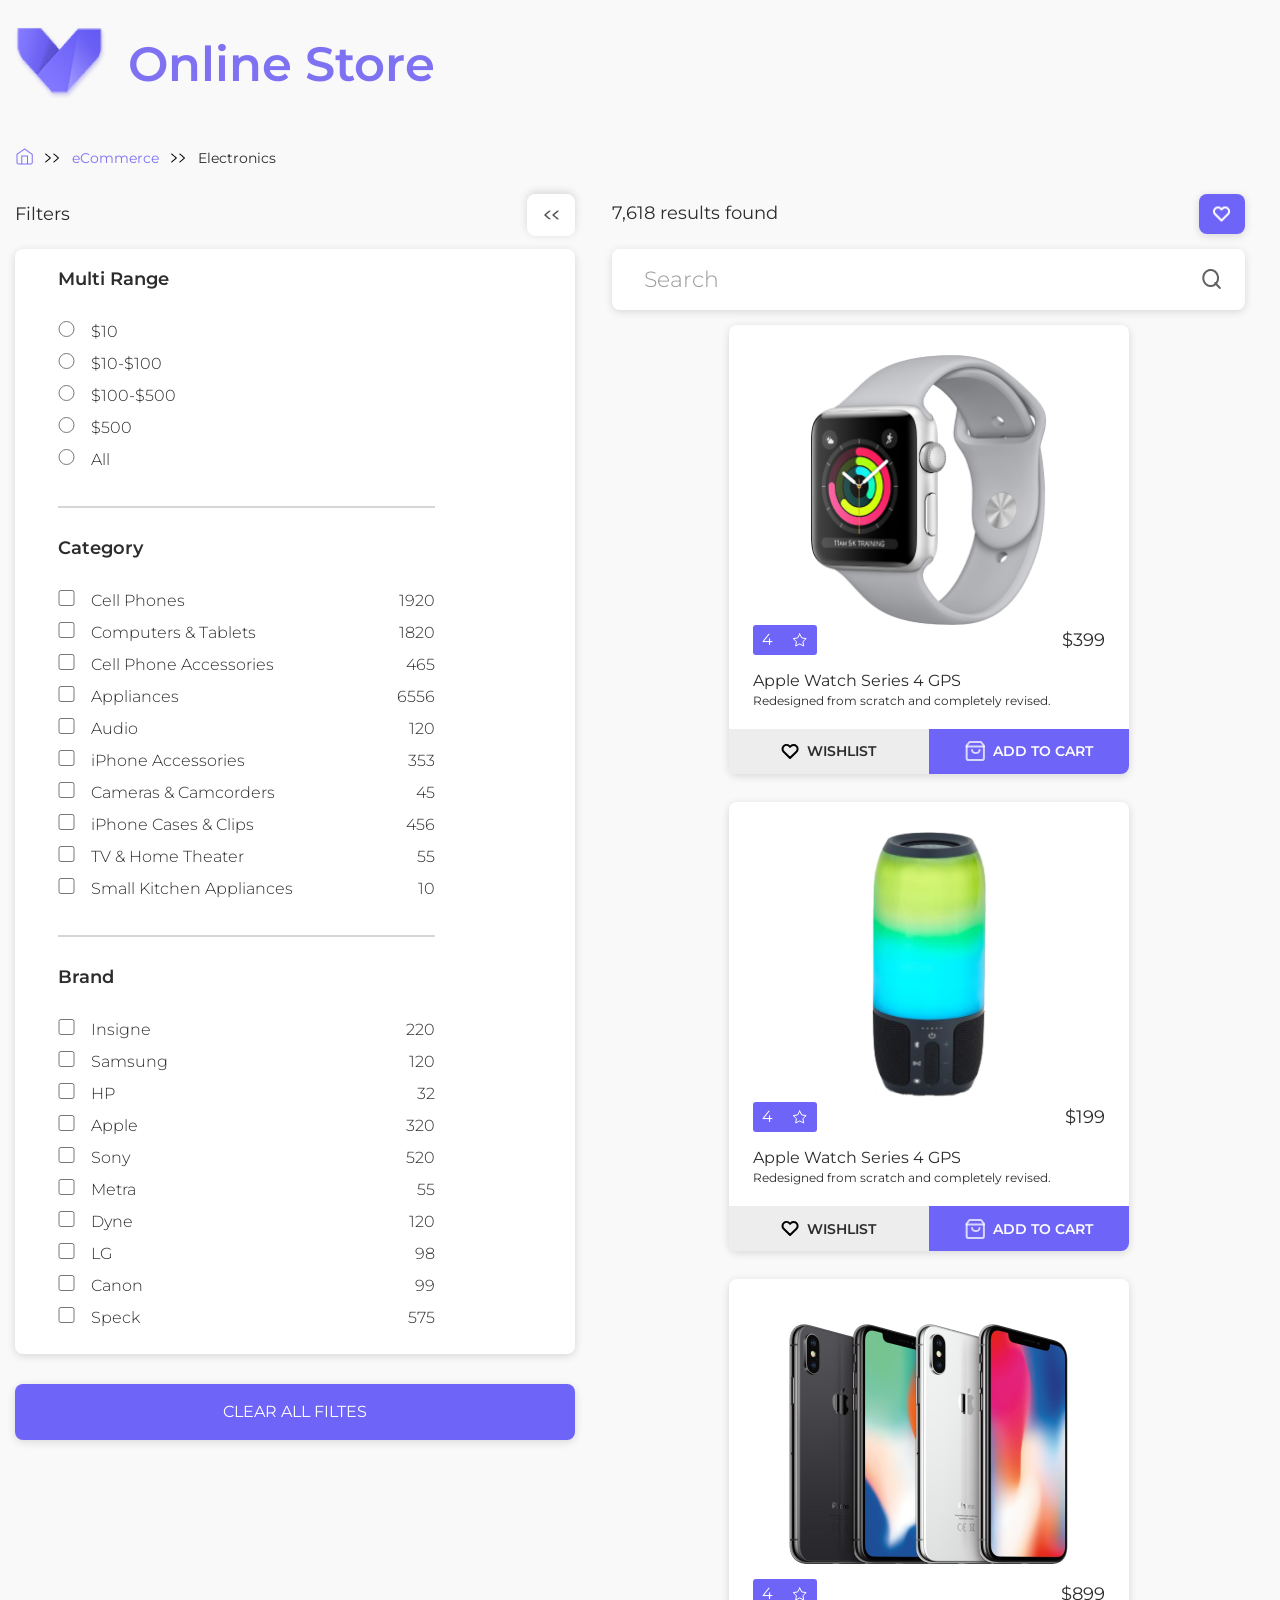
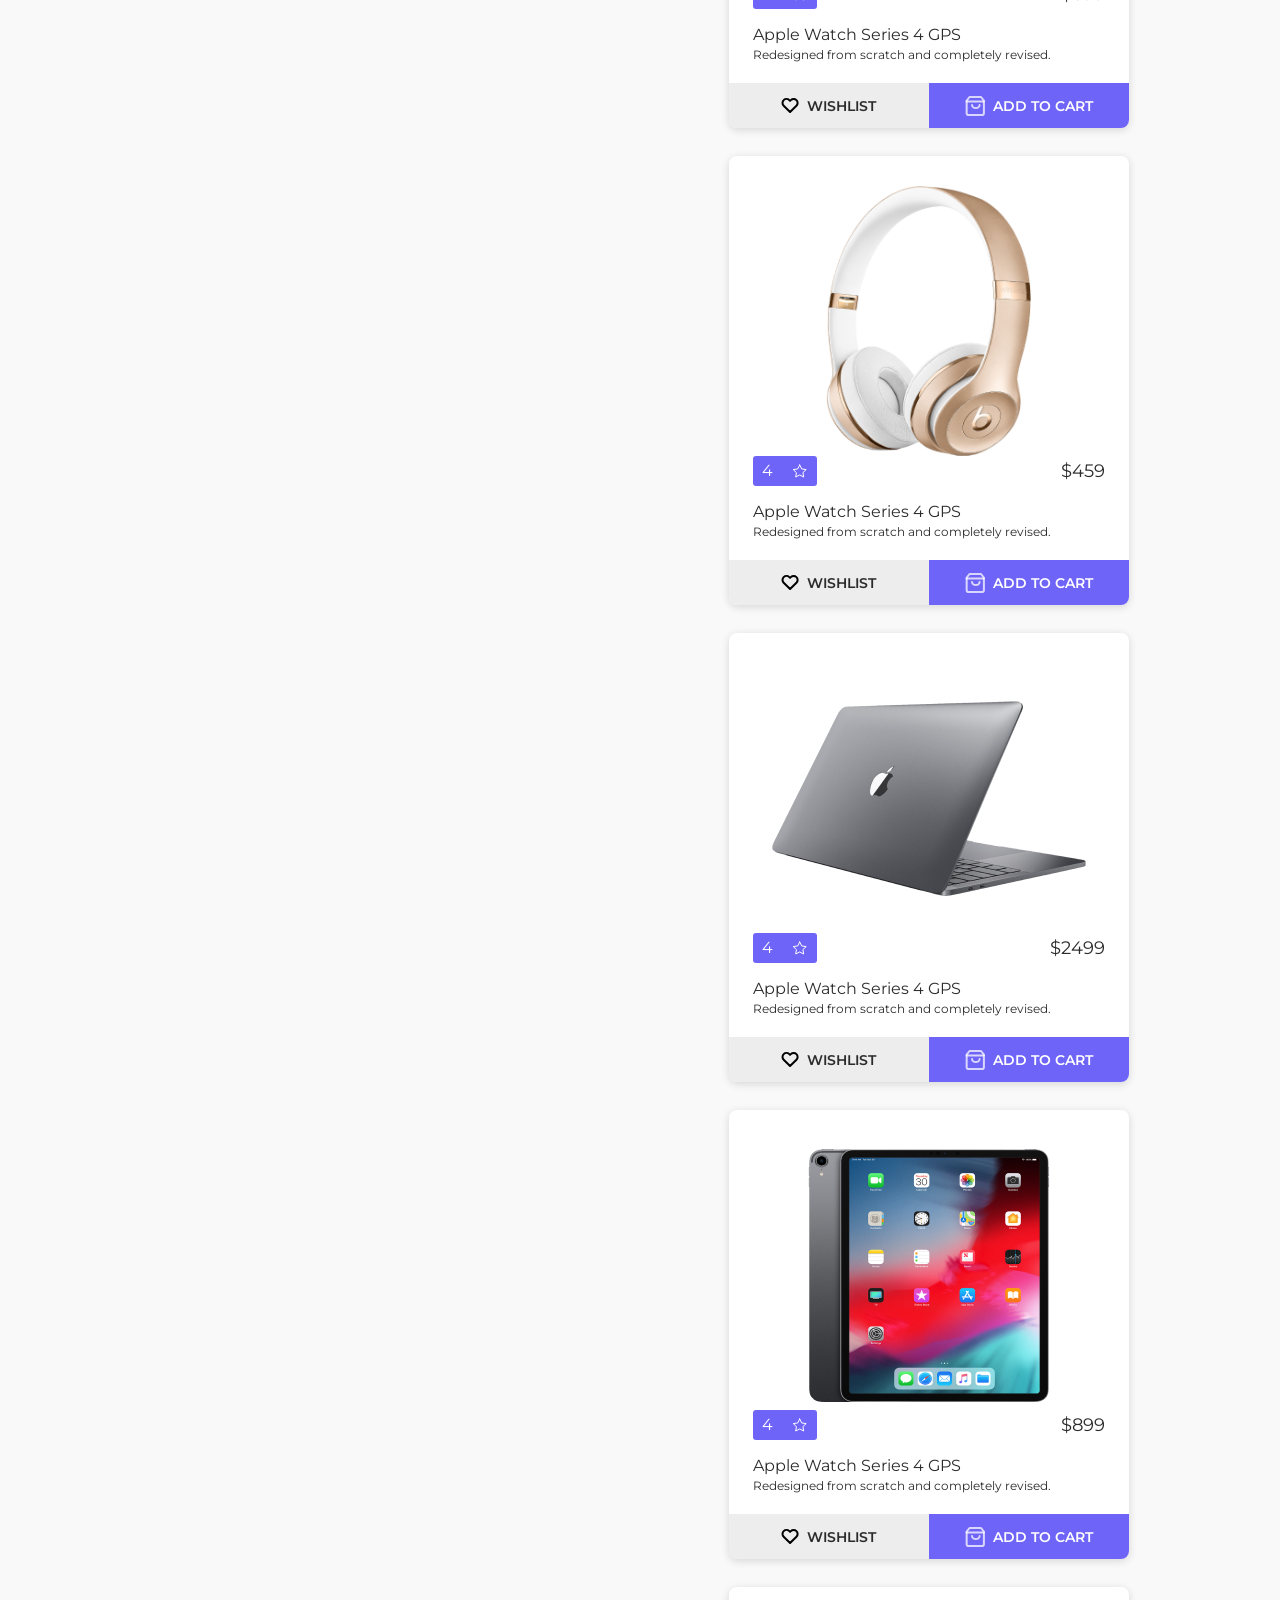
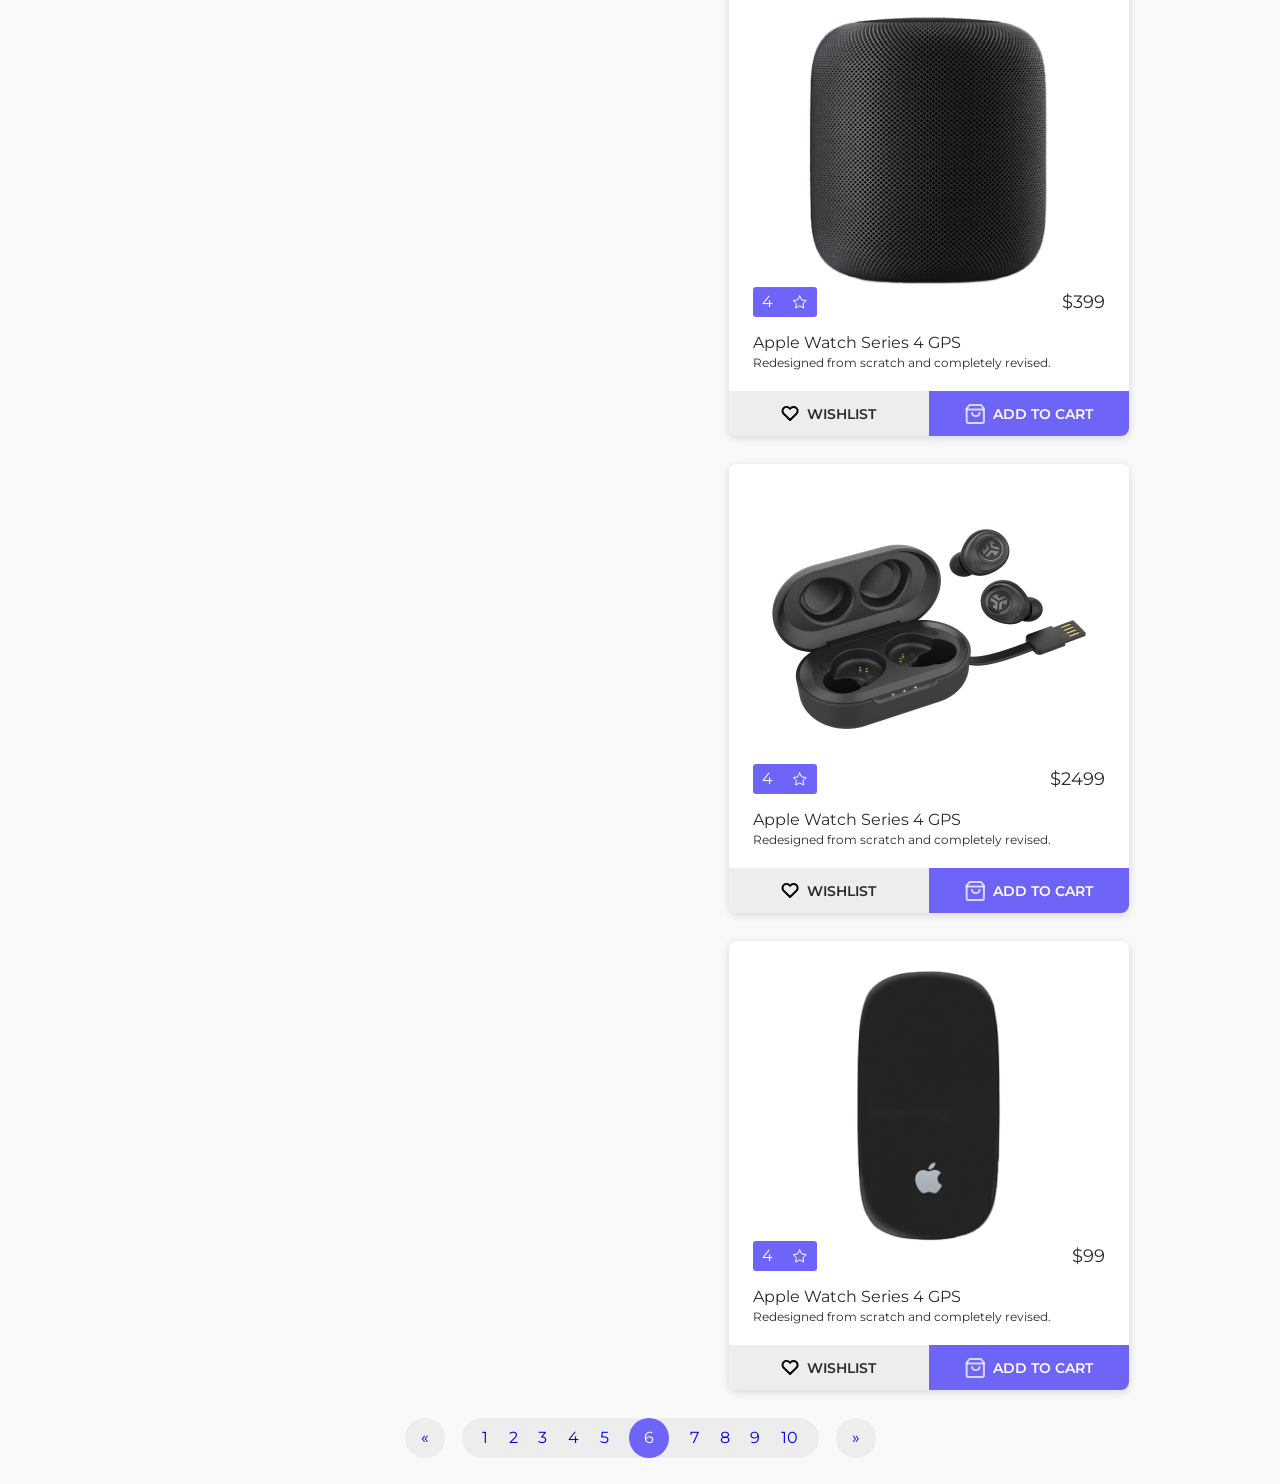
<file: src/module-1/index.html>
<!DOCTYPE html>
<html lang="en">

<head>
    <meta charset="UTF-8">
    <meta http-equiv="X-UA-Compatible" content="IE=edge">
    <meta name="viewport" content="width=device-width, initial-scale=1.0">
    <link rel="preconnect" href="https://fonts.googleapis.com">
    <link rel="preconnect" href="https://fonts.gstatic.com" crossorigin>
    <link href="https://fonts.googleapis.com/css2?family=Montserrat:wght@300;400;600&display=swap" rel="stylesheet">
    <link rel="stylesheet" href="./card.css">
    <link rel="stylesheet" href="./breakpoint.css">
    <title>Online Store by MR</title>
</head>

<body>

    <header class="header">
        <a class="logo" href="#">
            <div class="logo-img">
                <img src="./img/logo.png" alt="">
            </div>
        </a>
        <p class="header-text">Online Store</p>
    </header>
    <div class="breadcrumbs">
        <ul class="breadcrumb-road">
            <li><a href="#"><img src="./img/breadcrumbs-item.png" alt=""></a></li>
            <li><a href="#">eCommerce</a></li>
            <li>Electronics</li>
          </ul>
    </div>
    <div class="layout_with_sidebar">
        <aside class="sidebar">
            <div class="sidebar-close">
                <span class="sidebar-close__title">
                    Filters
                </span>
                <div class="sidebar-close__btn">
                    <img src="./img/breadcrumbs-item-2.png" alt="">
                </div>
            </div>
            <div class="filter">
                <div class="sidebar-contaner">
                    <div class="filter-container">
                        <div class="filter-item">
                            <div class="filter-item__title">
                                <span class="filter-item__title-name">Multi Range</span>
                            </div>
                            <ul class="filter-item__categories">
                                <li class="filter-value__radio">
                                    <input id="multichoise-1" name="multirange" type="radio">
                                    <label for="multichoise-1" class="type-radio">$10</label>
                                </li>
                                <li class="filter-value__radio">
                                    <input id="multichoise-2" name="multirange" type="radio">
                                    <label for="multichoise-2" class="type-radio">$10-$100</label>
                                </li>
                                <li class="filter-value__radio">
                                    <input id="multichoise-3" name="multirange" type="radio">
                                    <label for="multichoise-3" class="type-radio">$100-$500</label>
                                </li>
                                <li class="filter-value__radio">
                                    <input id="multichoise-4" name="multirange" type="radio">
                                    <label for="multichoise-4" class="type-radio">$500</label>
                                </li>
                                <li class="filter-value__radio">
                                    <input id="multichoise-5" name="multirange" type="radio">
                                    <label for="multichoise-5" class="type-radio">All</label>
                                </li>
                            </ul>
                        </div>
                        <div class="botom-line"></div>
                        <div class="filter-item">
                            <div class="filter-item__title">
                                <span class="filter-item__title-name">Category</span>
                            </div>
                            <ul class="filter-item__categories">
                                <li class="filter-value">
                                    <div class="filter-value__item">
                                        <input type="checkbox">
                                        <label class="type-checkbox" for="">Cell Phones</label>
                                    </div>
                                    <div class="filter-value__item">
                                        <label class="type-checkbox" for="">1920</label>
                                    </div>
                                </li>
                                <li class="filter-value">
                                    <div class="filter-value__item">
                                        <input type="checkbox">
                                        <label class="type-checkbox" for="">Computers & Tablets</label>
                                    </div>
                                    <div class="filter-value__item">
                                        <label class="type-checkbox" for="">1820</label>
                                    </div>
                                </li>
                                <li class="filter-value">
                                    <div class="filter-value__item">
                                        <input type="checkbox">
                                        <label class="type-checkbox" for="">Cell Phone Accessories</label>
                                    </div>
                                    <div class="filter-value__item">
                                        <label class="type-checkbox" for="">465</label>
                                    </div>
                                </li>
                                <li class="filter-value">
                                    <div class="filter-value__item">
                                        <input type="checkbox">
                                        <label class="type-checkbox" for="">Appliances</label>
                                    </div>
                                    <div class="filter-value__item">
                                        <label class="type-checkbox" for="">6556</label>
                                    </div>
                                </li>
                                <li class="filter-value">
                                    <div class="filter-value__item">
                                        <input type="checkbox">
                                        <label class="type-checkbox" for="">Audio</label>
                                    </div>
                                    <div class="filter-value__item">
                                        <label class="type-checkbox" for="">120</label>
                                    </div>
                                </li>
                                <li class="filter-value">
                                    <div class="filter-value__item">
                                        <input type="checkbox">
                                        <label class="type-checkbox" for="">iPhone Accessories</label>
                                    </div>
                                    <div class="filter-value__item">
                                        <label class="type-checkbox" for="">353</label>
                                    </div>
                                </li>
                                <li class="filter-value">
                                    <div class="filter-value__item">
                                        <input type="checkbox">
                                        <label class="type-checkbox" for="">Cameras & Camcorders</label>
                                    </div>
                                    <div class="filter-value__item">
                                        <label class="type-checkbox" for="">45</label>
                                    </div>
                                </li>
                                <li class="filter-value">
                                    <div class="filter-value__item">
                                        <input type="checkbox">
                                        <label class="type-checkbox" for="">iPhone Cases & Clips</label>
                                    </div>
                                    <div class="filter-value__item">
                                        <label class="type-checkbox" for="">456</label>
                                    </div>
                                </li>
                                <li class="filter-value">
                                    <div class="filter-value__item">
                                        <input type="checkbox">
                                        <label class="type-checkbox" for="">TV & Home Theater</label>
                                    </div>
                                    <div class="filter-value__item">
                                        <label class="type-checkbox" for="">55</label>
                                    </div>
                                </li>
                                <li class="filter-value">
                                    <div class="filter-value__item">
                                        <input type="checkbox">
                                        <label class="type-checkbox" for="">Small Kitchen Appliances</label>
                                    </div>
                                    <div class="filter-value__item">
                                        <label class="type-checkbox" for="">10</label>
                                    </div>
                                </li>
                            </ul>
                        </div>
                        <div class="botom-line"></div>
                        <div class="filter-item">
                            <div class="filter-item__title">
                                <span class="filter-item__title-name">Brand</span>
                            </div>
                            <ul class="filter-item__categories">
                                <li class="filter-value">
                                    <div class="filter-value__item">
                                        <input type="checkbox">
                                        <label class="type-checkbox" for="">Insigne</label>
                                    </div>
                                    <div class="filter-value__item">
                                        <label class="type-checkbox" for="">220</label>
                                    </div>                               
                                </li>
                                <li class="filter-value">
                                    <div class="filter-value__item">
                                        <input type="checkbox">
                                        <label class="type-checkbox" for="">Samsung</label>
                                    </div>
                                    <div class="filter-value__item">
                                        <label class="type-checkbox" for="">120</label>
                                    </div>                             
                                </li>
                                <li class="filter-value">
                                    <div class="filter-value__item">
                                        <input type="checkbox">
                                        <label class="type-checkbox" for="">HP</label>
                                    </div>
                                    <div class="filter-value__item">
                                        <label class="type-checkbox" for="">32</label>
                                    </div>                              
                                </li>
                                <li class="filter-value">
                                    <div class="filter-value__item">
                                        <input type="checkbox">
                                        <label class="type-checkbox" for="">Apple</label>
                                    </div>
                                    <div class="filter-value__item">
                                        <label class="type-checkbox" for="">320</label>
                                    </div>                              
                                </li>
                                <li class="filter-value">
                                    <div class="filter-value__item">
                                        <input type="checkbox">
                                        <label class="type-checkbox" for="">Sony</label>
                                    </div>
                                    <div class="filter-value__item">
                                        <label class="type-checkbox" for="">520</label>
                                    </div>                               
                                </li>
                                <li class="filter-value">
                                    <div class="filter-value__item">
                                        <input type="checkbox">
                                        <label class="type-checkbox" for="">Metra</label>
                                    </div>
                                    <div class="filter-value__item">
                                        <label class="type-checkbox" for="">55</label>
                                    </div>                             
                                </li>
                                <li class="filter-value">
                                    <div class="filter-value__item">
                                        <input type="checkbox">
                                        <label class="type-checkbox" for="">Dyne</label>
                                    </div>
                                    <div class="filter-value__item">
                                        <label class="type-checkbox" for="">120</label>
                                    </div>                               
                                </li>
                                <li class="filter-value">
                                    <div class="filter-value__item">
                                        <input type="checkbox">
                                        <label class="type-checkbox" for="">LG</label>
                                    </div>
                                    <div class="filter-value__item">
                                        <label class="type-checkbox" for="">98</label>
                                    </div>                              
                                </li>
                                <li class="filter-value">
                                    <div class="filter-value__item">
                                        <input type="checkbox">
                                        <label class="type-checkbox" for="">Canon</label>
                                    </div>
                                    <div class="filter-value__item">
                                        <label class="type-checkbox" for="">99</label>
                                    </div>                               
                                </li>
                                <li class="filter-value">
                                    <div class="filter-value__item">
                                        <input type="checkbox">
                                        <label class="type-checkbox" for="">Speck</label>
                                    </div>
                                    <div class="filter-value__item">
                                        <label class="type-checkbox" for="">575</label>
                                    </div>                                
                                </li>
                            </ul>
                        </div>
                    </div>
                </div>
                <div class="filter-clearbtn">
                    <p class="btn-name">clear all filtes</p>
                </div>
            </div>
        </aside>
        <section class="content">
            <div class="content-result">
                <span class="content-result__item">
                    7,618 results found
                </span>
                <div class="content-result-btn">
                    <img src="./img/menu-item.png" alt="">
                </div>
            </div>
            <div class="search-line">
                <form action="" method="GET">
                    <input id="searchbox" type="text" placeholder="Search">
                    <img src="./img/search-item.png" alt="">
                </form>
            </div>
            <div class="catalog-grid">
                <div class="catalog-grid__item">
                    <div class="catalog-grid__photo">
                        <img class="goods" src="./img/card-item-1.png" alt="Apple">
                    </div>
                    <div class="catalog-grid__content">
                        <div class="catalog-grid__content-overall">
                            <div class="catalog-grid__content-rating">
                                <span class="rate">4</span>
                                <img class="rate-star" src="./img/card-star.svg" alt="">
                            </div>
                            <div class="catalog-grid__content-price">
                                <span class="value">$</span><span class="price">399</span>
                            </div>
                        </div>
                        <div class="catalog-grid__content-info">
                            <p class="info-title">Apple Watch Series 4 GPS</p>
                            <p class="info-subtitle">Redesigned from scratch and completely revised.</p>
                        </div>
                        <div class="catalog-grid__content-control">
                            <div class="wishlist">
                                <div class="wishlist__item">
                                    <img src="./img/card-heart.svg" alt="">
                                    <a class="wishlist-item" href="#">WISHLIST</a>
                                </div>
                            </div>
                            <div class="add-cart">
                                <div class="add-cart__item">
                                    <img src="./img/card-shop.svg" alt="">
                                    <a class="add-cart-item" href="#">ADD TO CART</a>
                                </div>
                            </div>
                        </div>
                    </div>
                </div>
                <div class="catalog-grid__item">
                    <div class="catalog-grid__photo">
                        <img class="goods" src="./img/card-item-2.png" alt="Apple">
                    </div>
                    <div class="catalog-grid__content">
                        <div class="catalog-grid__content-overall">
                            <div class="catalog-grid__content-rating">
                                <span class="rate">4</span>
                                <img class="rate-star" src="./img/card-star.svg" alt="">
                            </div>
                            <div class="catalog-grid__content-price">
                                <span class="value">$</span><span class="price">199</span>
                            </div>
                        </div>
                        <div class="catalog-grid__content-info">
                            <p class="info-title">Apple Watch Series 4 GPS</p>
                            <p class="info-subtitle">Redesigned from scratch and completely revised.</p>
                        </div>
                        <div class="catalog-grid__content-control">
                            <div class="wishlist">
                                <div class="wishlist__item">
                                    <img src="./img/card-heart.svg" alt="">
                                    <a class="wishlist-item" href="#">WISHLIST</a>
                                </div>
                            </div>
                            <div class="add-cart">
                                <div class="add-cart__item">
                                    <img src="./img/card-shop.svg" alt="">
                                    <a class="add-cart-item" href="#">ADD TO CART</a>
                                </div>
                            </div>
                        </div>
                    </div>
                </div>
                <div class="catalog-grid__item">
                    <div class="catalog-grid__photo">
                        <img class="goods" src="./img/card-item-3.png" alt="Apple">
                    </div>
                    <div class="catalog-grid__content">
                        <div class="catalog-grid__content-overall">
                            <div class="catalog-grid__content-rating">
                                <span class="rate">4</span>
                                <img class="rate-star" src="./img/card-star.svg" alt="">
                            </div>
                            <div class="catalog-grid__content-price">
                                <span class="value">$</span><span class="price">899</span>
                            </div>
                        </div>
                        <div class="catalog-grid__content-info">
                            <p class="info-title">Apple Watch Series 4 GPS</p>
                            <p class="info-subtitle">Redesigned from scratch and completely revised.</p>
                        </div>
                        <div class="catalog-grid__content-control">
                            <div class="wishlist">
                                <div class="wishlist__item">
                                    <img src="./img/card-heart.svg" alt="">
                                    <a class="wishlist-item" href="#">WISHLIST</a>
                                </div>
                            </div>
                            <div class="add-cart">
                                <div class="add-cart__item">
                                    <img src="./img/card-shop.svg" alt="">
                                    <a class="add-cart-item" href="#">ADD TO CART</a>
                                </div>
                            </div>
                        </div>
                    </div>
                </div>
                <div class="catalog-grid__item">
                    <div class="catalog-grid__photo">
                        <img class="goods" src="./img/card-item-4.png" alt="Apple">
                    </div>
                    <div class="catalog-grid__content">
                        <div class="catalog-grid__content-overall">
                            <div class="catalog-grid__content-rating">
                                <span class="rate">4</span>
                                <img class="rate-star" src="./img/card-star.svg" alt="">
                            </div>
                            <div class="catalog-grid__content-price">
                                <span class="value">$</span><span class="price">459</span>
                            </div>
                        </div>
                        <div class="catalog-grid__content-info">
                            <p class="info-title">Apple Watch Series 4 GPS</p>
                            <p class="info-subtitle">Redesigned from scratch and completely revised.</p>
                        </div>
                        <div class="catalog-grid__content-control">
                            <div class="wishlist">
                                <div class="wishlist__item">
                                    <img src="./img/card-heart.svg" alt="">
                                    <a class="wishlist-item" href="#">WISHLIST</a>
                                </div>
                            </div>
                            <div class="add-cart">
                                <div class="add-cart__item">
                                    <img src="./img/card-shop.svg" alt="">
                                    <a class="add-cart-item" href="#">ADD TO CART</a>
                                </div>
                            </div>
                        </div>
                    </div>
                </div>
                <div class="catalog-grid__item">
                    <div class="catalog-grid__photo">
                        <img class="goods" src="./img/card-item-5.png" alt="Apple">
                    </div>
                    <div class="catalog-grid__content">
                        <div class="catalog-grid__content-overall">
                            <div class="catalog-grid__content-rating">
                                <span class="rate">4</span>
                                <img class="rate-star" src="./img/card-star.svg" alt="">
                            </div>
                            <div class="catalog-grid__content-price">
                                <span class="value">$</span><span class="price">2499</span>
                            </div>
                        </div>
                        <div class="catalog-grid__content-info">
                            <p class="info-title">Apple Watch Series 4 GPS</p>
                            <p class="info-subtitle">Redesigned from scratch and completely revised.</p>
                        </div>
                        <div class="catalog-grid__content-control">
                            <div class="wishlist">
                                <div class="wishlist__item">
                                    <img src="./img/card-heart.svg" alt="">
                                    <a class="wishlist-item" href="#">WISHLIST</a>
                                </div>
                            </div>
                            <div class="add-cart">
                                <div class="add-cart__item">
                                    <img src="./img/card-shop.svg" alt="">
                                    <a class="add-cart-item" href="#">ADD TO CART</a>
                                </div>
                            </div>
                        </div>
                    </div>
                </div>
                <div class="catalog-grid__item">
                    <div class="catalog-grid__photo">
                        <img class="goods" src="./img/card-item-6.png" alt="Apple">
                    </div>
                    <div class="catalog-grid__content">
                        <div class="catalog-grid__content-overall">
                            <div class="catalog-grid__content-rating">
                                <span class="rate">4</span>
                                <img class="rate-star" src="./img/card-star.svg" alt="">
                            </div>
                            <div class="catalog-grid__content-price">
                                <span class="value">$</span><span class="price">899</span>
                            </div>
                        </div>
                        <div class="catalog-grid__content-info">
                            <p class="info-title">Apple Watch Series 4 GPS</p>
                            <p class="info-subtitle">Redesigned from scratch and completely revised.</p>
                        </div>
                        <div class="catalog-grid__content-control">
                            <div class="wishlist">
                                <div class="wishlist__item">
                                    <img src="./img/card-heart.svg" alt="">
                                    <a class="wishlist-item" href="#">WISHLIST</a>
                                </div>
                            </div>
                            <div class="add-cart">
                                <div class="add-cart__item">
                                    <img src="./img/card-shop.svg" alt="">
                                    <a class="add-cart-item" href="#">ADD TO CART</a>
                                </div>
                            </div>
                        </div>
                    </div>
                </div>
                <div class="catalog-grid__item">
                    <div class="catalog-grid__photo">
                        <img class="goods" src="./img/card-item-7.png" alt="Apple">
                    </div>
                    <div class="catalog-grid__content">
                        <div class="catalog-grid__content-overall">
                            <div class="catalog-grid__content-rating">
                                <span class="rate">4</span>
                                <img class="rate-star" src="./img/card-star.svg" alt="">
                            </div>
                            <div class="catalog-grid__content-price">
                                <span class="value">$</span><span class="price">399</span>
                            </div>
                        </div>
                        <div class="catalog-grid__content-info">
                            <p class="info-title">Apple Watch Series 4 GPS</p>
                            <p class="info-subtitle">Redesigned from scratch and completely revised.</p>
                        </div>
                        <div class="catalog-grid__content-control">
                            <div class="wishlist">
                                <div class="wishlist__item">
                                    <img src="./img/card-heart.svg" alt="">
                                    <a class="wishlist-item" href="#">WISHLIST</a>
                                </div>
                            </div>
                            <div class="add-cart">
                                <div class="add-cart__item">
                                    <img src="./img/card-shop.svg" alt="">
                                    <a class="add-cart-item" href="#">ADD TO CART</a>
                                </div>
                            </div>
                        </div>
                    </div>
                </div>
                <div class="catalog-grid__item">
                    <div class="catalog-grid__photo">
                        <img class="goods" src="./img/card-item-8.png" alt="Apple">
                    </div>
                    <div class="catalog-grid__content">
                        <div class="catalog-grid__content-overall">
                            <div class="catalog-grid__content-rating">
                                <span class="rate">4</span>
                                <img class="rate-star" src="./img/card-star.svg" alt="">
                            </div>
                            <div class="catalog-grid__content-price">
                                <span class="value">$</span><span class="price">2499</span>
                            </div>
                        </div>
                        <div class="catalog-grid__content-info">
                            <p class="info-title">Apple Watch Series 4 GPS</p>
                            <p class="info-subtitle">Redesigned from scratch and completely revised.</p>
                        </div>
                        <div class="catalog-grid__content-control">
                            <div class="wishlist">
                                <div class="wishlist__item">
                                    <img src="./img/card-heart.svg" alt="">
                                    <a class="wishlist-item" href="#">WISHLIST</a>
                                </div>
                            </div>
                            <div class="add-cart">
                                <div class="add-cart__item">
                                    <img src="./img/card-shop.svg" alt="">
                                    <a class="add-cart-item" href="#">ADD TO CART</a>
                                </div>
                            </div>
                        </div>
                    </div>
                </div>
                <div class="catalog-grid__item">
                    <div class="catalog-grid__photo">
                        <img class="goods" src="./img/card-item-9.png" alt="Apple">
                    </div>
                    <div class="catalog-grid__content">
                        <div class="catalog-grid__content-overall">
                            <div class="catalog-grid__content-rating">
                                <span class="rate">4</span>
                                <img class="rate-star" src="./img/card-star.svg" alt="">
                            </div>
                            <div class="catalog-grid__content-price">
                                <span class="value">$</span><span class="price">99</span>
                            </div>
                        </div>
                        <div class="catalog-grid__content-info">
                            <p class="info-title">Apple Watch Series 4 GPS</p>
                            <p class="info-subtitle">Redesigned from scratch and completely revised.</p>
                        </div>
                        <div class="catalog-grid__content-control">
                            <div class="wishlist">
                                <div class="wishlist__item">
                                    <img src="./img/card-heart.svg" alt="">
                                    <a class="wishlist-item" href="#">WISHLIST</a>
                                </div>
                            </div>
                            <div class="add-cart">
                                <div class="add-cart__item">
                                    <img src="./img/card-shop.svg" alt="">
                                    <a class="add-cart-item" href="#">ADD TO CART</a>
                                </div>
                            </div>
                        </div>
                    </div>
                </div>
            </div>
        </section>
    </div>
    <div class="pagination">
        <div class="pagination-arrow">
            <a href="#">&laquo;</a>
        </div>
        <div class="pagination-btn">
            <a href="#">1</a>
            <a href="#">2</a>
            <a href="#">3</a>
            <a href="#">4</a>
            <a href="#">5</a>
            <a class="active" href="#">6</a>
            <a href="#">7</a>
            <a href="#">8</a>
            <a href="#">9</a>
            <a href="#">10</a>
          </div>
          <div class="pagination-arrow">
            <a href="#">&raquo;</a>
        </div>
    </div>



</body>

</html>
</file>
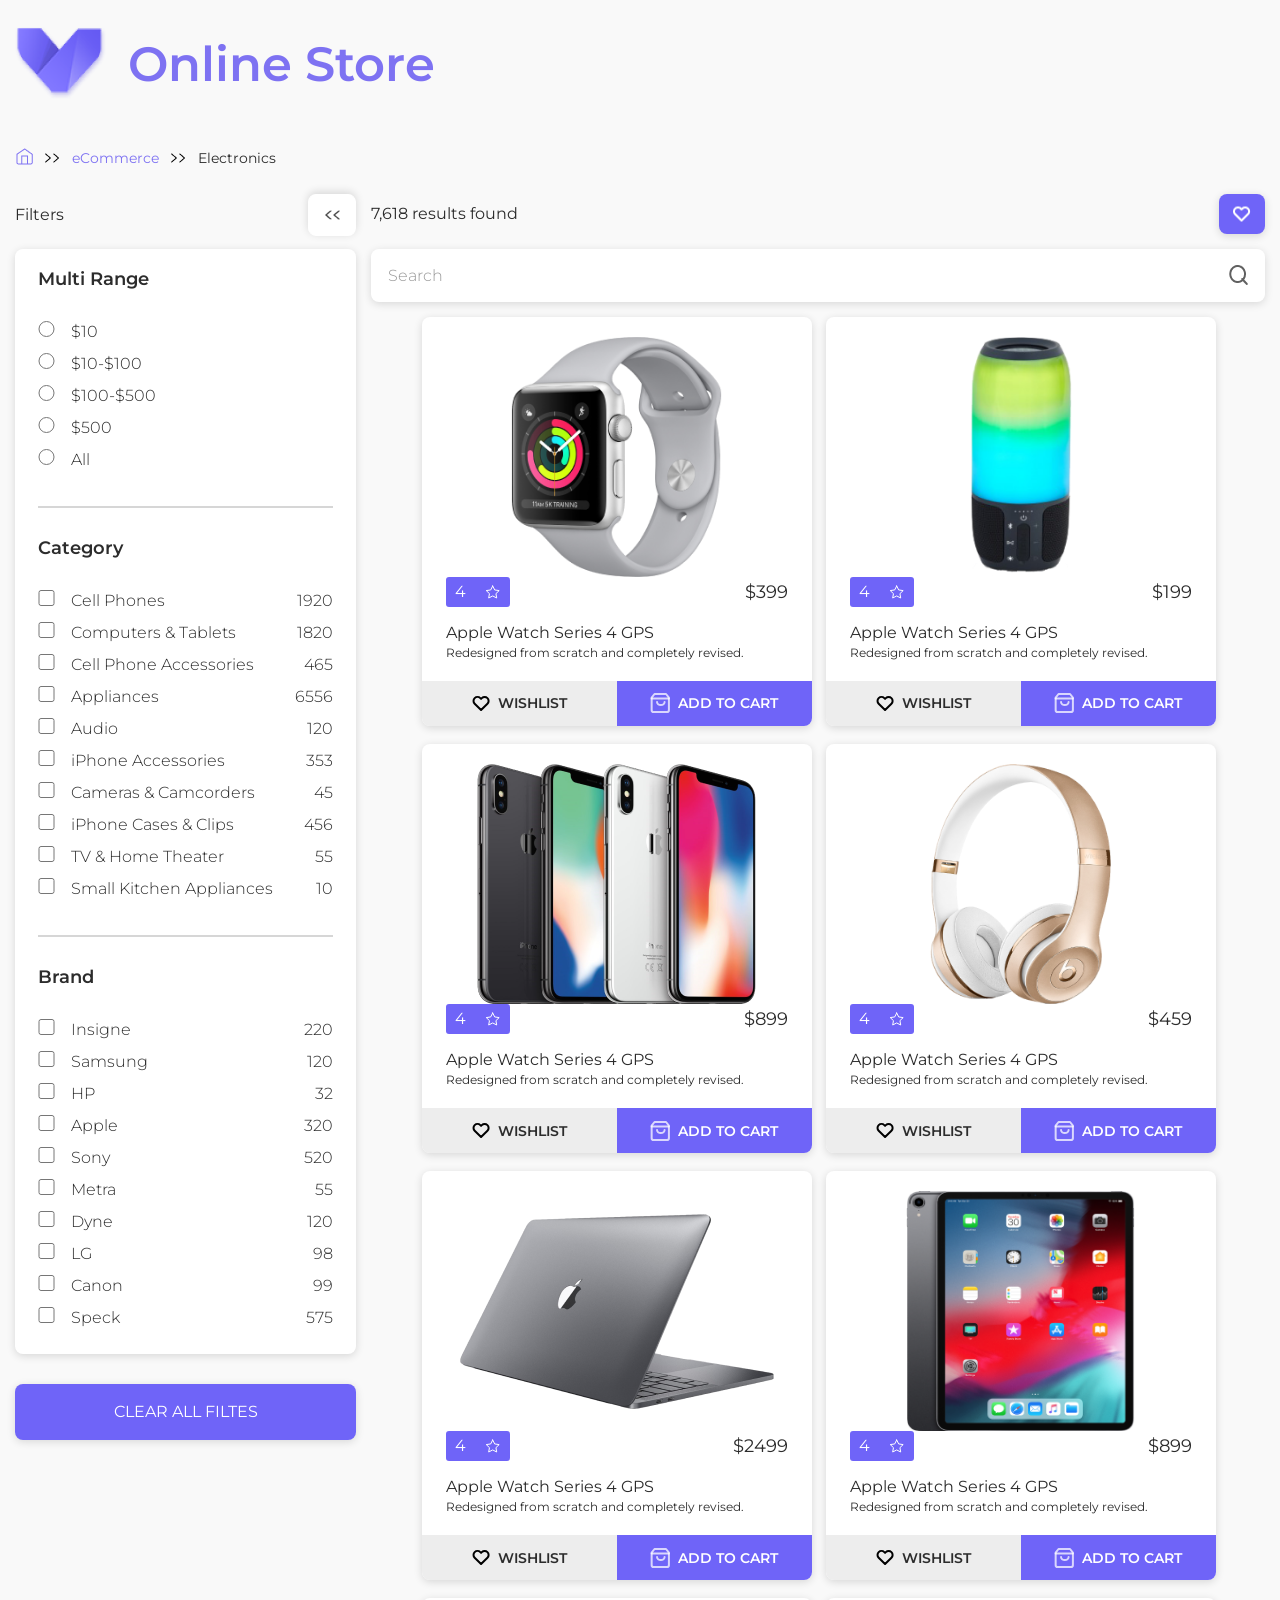
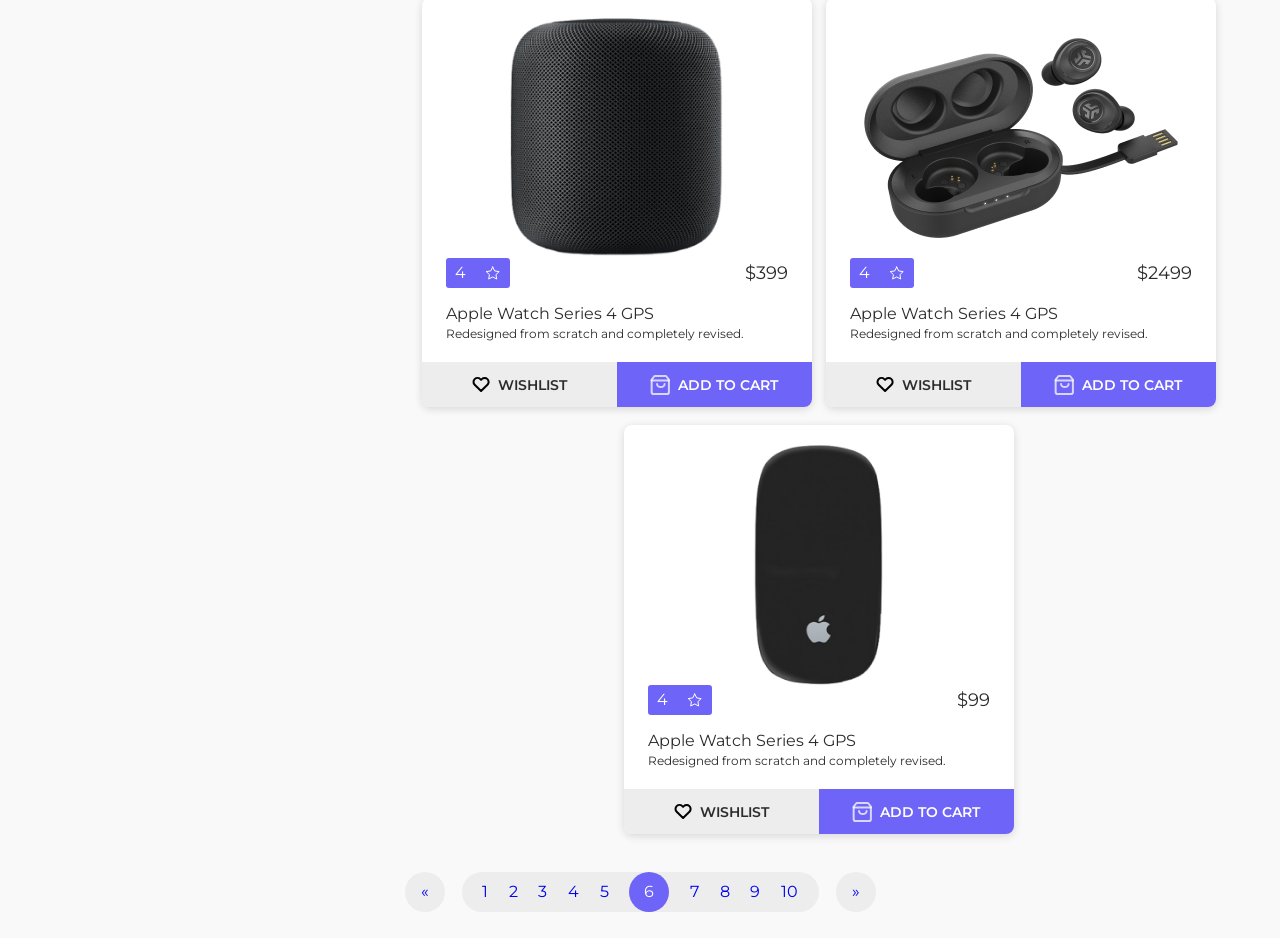
<file: src/module-3/online-store/index.html>
<!DOCTYPE html>
<html lang="en">

<head>
  <meta charset="UTF-8">
  <meta http-equiv="X-UA-Compatible" content="IE=edge">
  <meta name="viewport" content="width=device-width, initial-scale=1.0">
  <link rel="preconnect" href="https://fonts.googleapis.com">
  <link rel="preconnect" href="https://fonts.gstatic.com" crossorigin>
  <link href="https://fonts.googleapis.com/css2?family=Montserrat:wght@300;400;600&display=swap" rel="stylesheet">
  <link rel="stylesheet" href="style.css">

  <title>Online Store</title>
</head>

<body>

  <header class="header">
    <a class="logo" href="#">
      <div class="logo-img">
        <img src="../../module-1/img/logo.png" alt="">
      </div>
    </a>
    <p class="header-text">Online Store</p>
  </header>
  <div class="breadcrumbs">
    <ul class="breadcrumbs-road">
      <li><a href="#"><img src="../../module-1/img/breadcrumbs-item.png" alt=""></a></li>
      <li><a href="#">eCommerce</a></li>
      <li>Electronics</li>
    </ul>
  </div>
  <div class="layout_with_sidebar">
    <!-- active показати сайдбарфільтр на моб -->
    <aside class="sidebar">
      <div class="sidebar-close">
        <span class="sidebar-close__title">
          Filters
        </span>
        <div class="sidebar-close__btn">
          <img src="../../module-1/img/breadcrumbs-item-2.png" alt="">
        </div>
      </div>
      <div class="filter">
        <div class="sidebar-container">
          <div class="filter-container">
            <div class="filter-item">
              <div class="filter-item__title">
                <span class="filter-item__title-name">Multi Range</span>
              </div>
              <ul class="filter-item__categories">
                <li class="filter-value__radio">
                  <input id="multichoise-1" name="multirange" type="radio">
                  <label for="multichoise-1" class="type-radio">$10</label>
                </li>
                <li class="filter-value__radio">
                  <input id="multichoise-2" name="multirange" type="radio">
                  <label for="multichoise-2" class="type-radio">$10-$100</label>
                </li>
                <li class="filter-value__radio">
                  <input id="multichoise-3" name="multirange" type="radio">
                  <label for="multichoise-3" class="type-radio">$100-$500</label>
                </li>
                <li class="filter-value__radio">
                  <input id="multichoise-4" name="multirange" type="radio">
                  <label for="multichoise-4" class="type-radio">$500</label>
                </li>
                <li class="filter-value__radio">
                  <input id="multichoise-5" name="multirange" type="radio">
                  <label for="multichoise-5" class="type-radio">All</label>
                </li>
              </ul>
            </div>
            <div class="botom-line"></div>
            <div class="filter-item">
              <div class="filter-item__title">
                <span class="filter-item__title-name">Category</span>
              </div>
              <ul class="filter-item__categories">
                <li class="filter-value">
                  <div class="filter-value__item">
                    <input type="checkbox">
                    <label class="type-checkbox" for="">Cell Phones</label>
                  </div>
                  <div class="filter-value__item">
                    <label class="type-checkbox" for="">1920</label>
                  </div>
                </li>
                <li class="filter-value">
                  <div class="filter-value__item">
                    <input type="checkbox">
                    <label class="type-checkbox" for="">Computers & Tablets</label>
                  </div>
                  <div class="filter-value__item">
                    <label class="type-checkbox" for="">1820</label>
                  </div>
                </li>
                <li class="filter-value">
                  <div class="filter-value__item">
                    <input type="checkbox">
                    <label class="type-checkbox" for="">Cell Phone Accessories</label>
                  </div>
                  <div class="filter-value__item">
                    <label class="type-checkbox" for="">465</label>
                  </div>
                </li>
                <li class="filter-value">
                  <div class="filter-value__item">
                    <input type="checkbox">
                    <label class="type-checkbox" for="">Appliances</label>
                  </div>
                  <div class="filter-value__item">
                    <label class="type-checkbox" for="">6556</label>
                  </div>
                </li>
                <li class="filter-value">
                  <div class="filter-value__item">
                    <input type="checkbox">
                    <label class="type-checkbox" for="">Audio</label>
                  </div>
                  <div class="filter-value__item">
                    <label class="type-checkbox" for="">120</label>
                  </div>
                </li>
                <li class="filter-value">
                  <div class="filter-value__item">
                    <input type="checkbox">
                    <label class="type-checkbox" for="">iPhone Accessories</label>
                  </div>
                  <div class="filter-value__item">
                    <label class="type-checkbox" for="">353</label>
                  </div>
                </li>
                <li class="filter-value">
                  <div class="filter-value__item">
                    <input type="checkbox">
                    <label class="type-checkbox" for="">Cameras & Camcorders</label>
                  </div>
                  <div class="filter-value__item">
                    <label class="type-checkbox" for="">45</label>
                  </div>
                </li>
                <li class="filter-value">
                  <div class="filter-value__item">
                    <input type="checkbox">
                    <label class="type-checkbox" for="">iPhone Cases & Clips</label>
                  </div>
                  <div class="filter-value__item">
                    <label class="type-checkbox" for="">456</label>
                  </div>
                </li>
                <li class="filter-value">
                  <div class="filter-value__item">
                    <input type="checkbox">
                    <label class="type-checkbox" for="">TV & Home Theater</label>
                  </div>
                  <div class="filter-value__item">
                    <label class="type-checkbox" for="">55</label>
                  </div>
                </li>
                <li class="filter-value">
                  <div class="filter-value__item">
                    <input type="checkbox">
                    <label class="type-checkbox" for="">Small Kitchen Appliances</label>
                  </div>
                  <div class="filter-value__item">
                    <label class="type-checkbox" for="">10</label>
                  </div>
                </li>
              </ul>
            </div>
            <div class="botom-line"></div>
            <div class="filter-item">
              <div class="filter-item__title">
                <span class="filter-item__title-name">Brand</span>
              </div>
              <ul class="filter-item__categories">
                <li class="filter-value">
                  <div class="filter-value__item">
                    <input type="checkbox">
                    <label class="type-checkbox" for="">Insigne</label>
                  </div>
                  <div class="filter-value__item">
                    <label class="type-checkbox" for="">220</label>
                  </div>
                </li>
                <li class="filter-value">
                  <div class="filter-value__item">
                    <input type="checkbox">
                    <label class="type-checkbox" for="">Samsung</label>
                  </div>
                  <div class="filter-value__item">
                    <label class="type-checkbox" for="">120</label>
                  </div>
                </li>
                <li class="filter-value">
                  <div class="filter-value__item">
                    <input type="checkbox">
                    <label class="type-checkbox" for="">HP</label>
                  </div>
                  <div class="filter-value__item">
                    <label class="type-checkbox" for="">32</label>
                  </div>
                </li>
                <li class="filter-value">
                  <div class="filter-value__item">
                    <input type="checkbox">
                    <label class="type-checkbox" for="">Apple</label>
                  </div>
                  <div class="filter-value__item">
                    <label class="type-checkbox" for="">320</label>
                  </div>
                </li>
                <li class="filter-value">
                  <div class="filter-value__item">
                    <input type="checkbox">
                    <label class="type-checkbox" for="">Sony</label>
                  </div>
                  <div class="filter-value__item">
                    <label class="type-checkbox" for="">520</label>
                  </div>
                </li>
                <li class="filter-value">
                  <div class="filter-value__item">
                    <input type="checkbox">
                    <label class="type-checkbox" for="">Metra</label>
                  </div>
                  <div class="filter-value__item">
                    <label class="type-checkbox" for="">55</label>
                  </div>
                </li>
                <li class="filter-value">
                  <div class="filter-value__item">
                    <input type="checkbox">
                    <label class="type-checkbox" for="">Dyne</label>
                  </div>
                  <div class="filter-value__item">
                    <label class="type-checkbox" for="">120</label>
                  </div>
                </li>
                <li class="filter-value">
                  <div class="filter-value__item">
                    <input type="checkbox">
                    <label class="type-checkbox" for="">LG</label>
                  </div>
                  <div class="filter-value__item">
                    <label class="type-checkbox" for="">98</label>
                  </div>
                </li>
                <li class="filter-value">
                  <div class="filter-value__item">
                    <input type="checkbox">
                    <label class="type-checkbox" for="">Canon</label>
                  </div>
                  <div class="filter-value__item">
                    <label class="type-checkbox" for="">99</label>
                  </div>
                </li>
                <li class="filter-value">
                  <div class="filter-value__item">
                    <input type="checkbox">
                    <label class="type-checkbox" for="">Speck</label>
                  </div>
                  <div class="filter-value__item">
                    <label class="type-checkbox" for="">575</label>
                  </div>
                </li>
              </ul>
            </div>
          </div>
        </div>
        <div class="filter-clearbtn">
          <p class="btn-name">clear all filtes</p>
        </div>
      </div>
    </aside>
    <section class="content">
      <div class="content-result">
        <span class="content-result__item">
          7,618 results found
        </span>
        <div class="content-result-btn">
          <img src="../../module-1/img/menu-item.png" alt="">
        </div>
      </div>
      <div class="search-line">
        <form action="" method="GET">
          <input id="searchbox" type="text" placeholder="Search">
          <img src="../../module-1/img/search-item.png" alt="">
        </form>
      </div>
      <div class="catalog-grid">
        <div class="catalog-grid__item">
          <div class="catalog-grid__photo">
            <img class="goods" src="../../module-1/img/card-item-1.png" alt="Apple">
          </div>
          <div class="catalog-grid__content">
            <div class="catalog-grid__content-overall">
              <div class="catalog-grid__content-rating">
                <span class="rate">4</span>
                <img class="rate-star" src="../../module-1/img/card-star.svg" alt="">
              </div>
              <div class="catalog-grid__content-price">
                <span class="value">$</span><span class="price">399</span>
              </div>
            </div>
            <div class="catalog-grid__content-info">
              <p class="info-title">Apple Watch Series 4 GPS</p>
              <p class="info-subtitle">Redesigned from scratch and completely revised.</p>
            </div>
            <div class="catalog-grid__content-control">
              <div class="wishlist">
                <div class="wishlist__item">
                  <img src="../../module-1/img/card-heart.svg" alt="">
                  <a class="wishlist-item" href="#">WISHLIST</a>
                </div>
              </div>
              <div class="add-cart">
                <div class="add-cart__item">
                  <img src="../../module-1/img/card-shop.svg" alt="">
                  <a class="add-cart-item" href="#">ADD TO CART</a>
                </div>
              </div>
            </div>
          </div>
        </div>
        <div class="catalog-grid__item">
          <div class="catalog-grid__photo">
            <img class="goods" src="../../module-1/img/card-item-2.png" alt="Apple">
          </div>
          <div class="catalog-grid__content">
            <div class="catalog-grid__content-overall">
              <div class="catalog-grid__content-rating">
                <span class="rate">4</span>
                <img class="rate-star" src="../../module-1/img/card-star.svg" alt="">
              </div>
              <div class="catalog-grid__content-price">
                <span class="value">$</span><span class="price">199</span>
              </div>
            </div>
            <div class="catalog-grid__content-info">
              <p class="info-title">Apple Watch Series 4 GPS</p>
              <p class="info-subtitle">Redesigned from scratch and completely revised.</p>
            </div>
            <div class="catalog-grid__content-control">
              <div class="wishlist">
                <div class="wishlist__item">
                  <img src="../../module-1/img/card-heart.svg" alt="">
                  <a class="wishlist-item" href="#">WISHLIST</a>
                </div>
              </div>
              <div class="add-cart">
                <div class="add-cart__item">
                  <img src="../../module-1/img/card-shop.svg" alt="">
                  <a class="add-cart-item" href="#">ADD TO CART</a>
                </div>
              </div>
            </div>
          </div>
        </div>
        <div class="catalog-grid__item">
          <div class="catalog-grid__photo">
            <img class="goods" src="../../module-1/img/card-item-3.png" alt="Apple">
          </div>
          <div class="catalog-grid__content">
            <div class="catalog-grid__content-overall">
              <div class="catalog-grid__content-rating">
                <span class="rate">4</span>
                <img class="rate-star" src="../../module-1/img/card-star.svg" alt="">
              </div>
              <div class="catalog-grid__content-price">
                <span class="value">$</span><span class="price">899</span>
              </div>
            </div>
            <div class="catalog-grid__content-info">
              <p class="info-title">Apple Watch Series 4 GPS</p>
              <p class="info-subtitle">Redesigned from scratch and completely revised.</p>
            </div>
            <div class="catalog-grid__content-control">
              <div class="wishlist">
                <div class="wishlist__item">
                  <img src="../../module-1/img/card-heart.svg" alt="">
                  <a class="wishlist-item" href="#">WISHLIST</a>
                </div>
              </div>
              <div class="add-cart">
                <div class="add-cart__item">
                  <img src="../../module-1/img/card-shop.svg" alt="">
                  <a class="add-cart-item" href="#">ADD TO CART</a>
                </div>
              </div>
            </div>
          </div>
        </div>
        <div class="catalog-grid__item">
          <div class="catalog-grid__photo">
            <img class="goods" src="../../module-1/img/card-item-4.png" alt="Apple">
          </div>
          <div class="catalog-grid__content">
            <div class="catalog-grid__content-overall">
              <div class="catalog-grid__content-rating">
                <span class="rate">4</span>
                <img class="rate-star" src="../../module-1/img/card-star.svg" alt="">
              </div>
              <div class="catalog-grid__content-price">
                <span class="value">$</span><span class="price">459</span>
              </div>
            </div>
            <div class="catalog-grid__content-info">
              <p class="info-title">Apple Watch Series 4 GPS</p>
              <p class="info-subtitle">Redesigned from scratch and completely revised.</p>
            </div>
            <div class="catalog-grid__content-control">
              <div class="wishlist">
                <div class="wishlist__item">
                  <img src="../../module-1/img/card-heart.svg" alt="">
                  <a class="wishlist-item" href="#">WISHLIST</a>
                </div>
              </div>
              <div class="add-cart">
                <div class="add-cart__item">
                  <img src="../../module-1/img/card-shop.svg" alt="">
                  <a class="add-cart-item" href="#">ADD TO CART</a>
                </div>
              </div>
            </div>
          </div>
        </div>
        <div class="catalog-grid__item">
          <div class="catalog-grid__photo">
            <img class="goods" src="../../module-1/img/card-item-5.png" alt="Apple">
          </div>
          <div class="catalog-grid__content">
            <div class="catalog-grid__content-overall">
              <div class="catalog-grid__content-rating">
                <span class="rate">4</span>
                <img class="rate-star" src="../../module-1/img/card-star.svg" alt="">
              </div>
              <div class="catalog-grid__content-price">
                <span class="value">$</span><span class="price">2499</span>
              </div>
            </div>
            <div class="catalog-grid__content-info">
              <p class="info-title">Apple Watch Series 4 GPS</p>
              <p class="info-subtitle">Redesigned from scratch and completely revised.</p>
            </div>
            <div class="catalog-grid__content-control">
              <div class="wishlist">
                <div class="wishlist__item">
                  <img src="../../module-1/img/card-heart.svg" alt="">
                  <a class="wishlist-item" href="#">WISHLIST</a>
                </div>
              </div>
              <div class="add-cart">
                <div class="add-cart__item">
                  <img src="../../module-1/img/card-shop.svg" alt="">
                  <a class="add-cart-item" href="#">ADD TO CART</a>
                </div>
              </div>
            </div>
          </div>
        </div>
        <div class="catalog-grid__item">
          <div class="catalog-grid__photo">
            <img class="goods" src="../../module-1/img/card-item-6.png" alt="Apple">
          </div>
          <div class="catalog-grid__content">
            <div class="catalog-grid__content-overall">
              <div class="catalog-grid__content-rating">
                <span class="rate">4</span>
                <img class="rate-star" src="../../module-1/img/card-star.svg" alt="">
              </div>
              <div class="catalog-grid__content-price">
                <span class="value">$</span><span class="price">899</span>
              </div>
            </div>
            <div class="catalog-grid__content-info">
              <p class="info-title">Apple Watch Series 4 GPS</p>
              <p class="info-subtitle">Redesigned from scratch and completely revised.</p>
            </div>
            <div class="catalog-grid__content-control">
              <div class="wishlist">
                <div class="wishlist__item">
                  <img src="../../module-1/img/card-heart.svg" alt="">
                  <a class="wishlist-item" href="#">WISHLIST</a>
                </div>
              </div>
              <div class="add-cart">
                <div class="add-cart__item">
                  <img src="../../module-1/img/card-shop.svg" alt="">
                  <a class="add-cart-item" href="#">ADD TO CART</a>
                </div>
              </div>
            </div>
          </div>
        </div>
        <div class="catalog-grid__item">
          <div class="catalog-grid__photo">
            <img class="goods" src="../../module-1/img/card-item-7.png" alt="Apple">
          </div>
          <div class="catalog-grid__content">
            <div class="catalog-grid__content-overall">
              <div class="catalog-grid__content-rating">
                <span class="rate">4</span>
                <img class="rate-star" src="../../module-1/img/card-star.svg" alt="">
              </div>
              <div class="catalog-grid__content-price">
                <span class="value">$</span><span class="price">399</span>
              </div>
            </div>
            <div class="catalog-grid__content-info">
              <p class="info-title">Apple Watch Series 4 GPS</p>
              <p class="info-subtitle">Redesigned from scratch and completely revised.</p>
            </div>
            <div class="catalog-grid__content-control">
              <div class="wishlist">
                <div class="wishlist__item">
                  <img src="../../module-1/img/card-heart.svg" alt="">
                  <a class="wishlist-item" href="#">WISHLIST</a>
                </div>
              </div>
              <div class="add-cart">
                <div class="add-cart__item">
                  <img src="../../module-1/img/card-shop.svg" alt="">
                  <a class="add-cart-item" href="#">ADD TO CART</a>
                </div>
              </div>
            </div>
          </div>
        </div>
        <div class="catalog-grid__item">
          <div class="catalog-grid__photo">
            <img class="goods" src="../../module-1/img/card-item-8.png" alt="Apple">
          </div>
          <div class="catalog-grid__content">
            <div class="catalog-grid__content-overall">
              <div class="catalog-grid__content-rating">
                <span class="rate">4</span>
                <img class="rate-star" src="../../module-1/img/card-star.svg" alt="">
              </div>
              <div class="catalog-grid__content-price">
                <span class="value">$</span><span class="price">2499</span>
              </div>
            </div>
            <div class="catalog-grid__content-info">
              <p class="info-title">Apple Watch Series 4 GPS</p>
              <p class="info-subtitle">Redesigned from scratch and completely revised.</p>
            </div>
            <div class="catalog-grid__content-control">
              <div class="wishlist">
                <div class="wishlist__item">
                  <img src="../../module-1/img/card-heart.svg" alt="">
                  <a class="wishlist-item" href="#">WISHLIST</a>
                </div>
              </div>
              <div class="add-cart">
                <div class="add-cart__item">
                  <img src="../../module-1/img/card-shop.svg" alt="">
                  <a class="add-cart-item" href="#">ADD TO CART</a>
                </div>
              </div>
            </div>
          </div>
        </div>
        <div class="catalog-grid__item">
          <div class="catalog-grid__photo">
            <img class="goods" src="../../module-1/img/card-item-9.png" alt="Apple">
          </div>
          <div class="catalog-grid__content">
            <div class="catalog-grid__content-overall">
              <div class="catalog-grid__content-rating">
                <span class="rate">4</span>
                <img class="rate-star" src="../../module-1/img/card-star.svg" alt="">
              </div>
              <div class="catalog-grid__content-price">
                <span class="value">$</span><span class="price">99</span>
              </div>
            </div>
            <div class="catalog-grid__content-info">
              <p class="info-title">Apple Watch Series 4 GPS</p>
              <p class="info-subtitle">Redesigned from scratch and completely revised.</p>
            </div>
            <div class="catalog-grid__content-control">
              <div class="wishlist">
                <div class="wishlist__item">
                  <img src="../../module-1/img/card-heart.svg" alt="">
                  <a class="wishlist-item" href="#">WISHLIST</a>
                </div>
              </div>
              <div class="add-cart">
                <div class="add-cart__item">
                  <img src="../../module-1/img/card-shop.svg" alt="">
                  <a class="add-cart-item" href="#">ADD TO CART</a>
                </div>
              </div>
            </div>
          </div>
        </div>
      </div>
    </section>
  </div>
  <div class="pagination">
    <div class="pagination-arrow">
      <a href="#">&laquo;</a>
    </div>
    <div class="pagination-btn">
      <a href="#">1</a>
      <a href="#">2</a>
      <a href="#">3</a>
      <a href="#">4</a>
      <a href="#">5</a>
      <a class="active" href="#">6</a>
      <a href="#">7</a>
      <a href="#">8</a>
      <a href="#">9</a>
      <a href="#">10</a>
    </div>
    <div class="pagination-arrow">
      <a href="#">&raquo;</a>
    </div>
  </div>

</body>

</html>
</file>
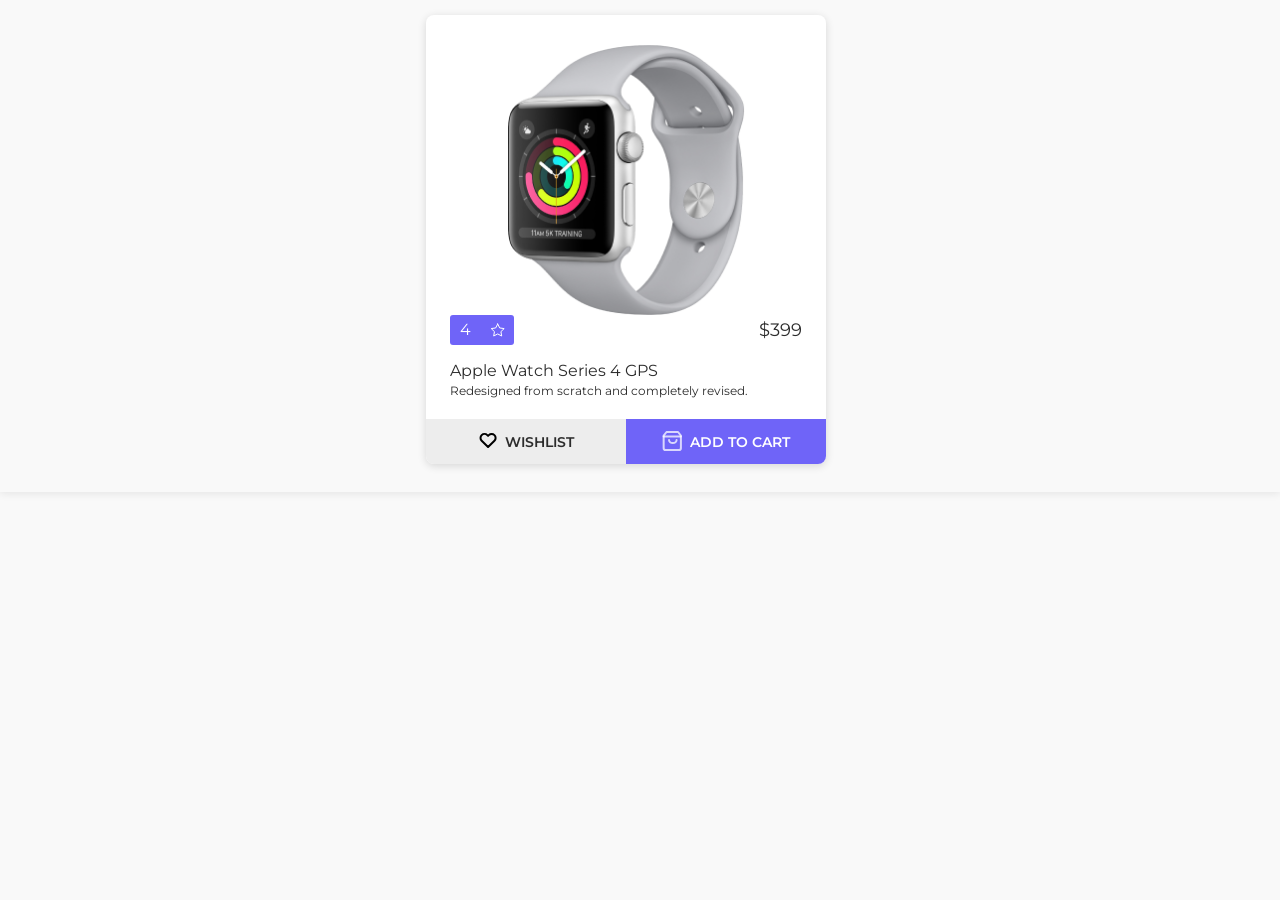
<file: src/module-1/card/card.html>
<!DOCTYPE html>
<html lang="en">

<head>
    <meta charset="UTF-8">
    <meta http-equiv="X-UA-Compatible" content="IE=edge">
    <meta name="viewport" content="width=device-width, initial-scale=1.0">
    <link href="https://fonts.googleapis.com/css2?family=Montserrat:wght@300;400;600&display=swap" rel="stylesheet">
    <link rel="stylesheet" href="./card-style.css">
    <title>CARD</title>
</head>

<body>

    <div class="catalog-grid">
        <div class="catalog-grid__item">
            <div class="catalog-grid__photo">
                <img class="goods" src="../img/card-item-1.png" alt="Apple">
            </div>
            <div class="catalog-grid__content">
                <div class="catalog-grid__content-overall">
                    <div class="catalog-grid__content-rating">
                        <span class="rate">4</span>
                        <img class="rate-star" src="../img/card-star.svg" alt="">
                    </div>
                    <div class="catalog-grid__content-price">
                        <span class="value">$</span><span class="price">399</span>
                    </div>
                </div>
                <div class="catalog-grid__content-info">
                    <p class="info-title">Apple Watch Series 4 GPS</p>
                    <p class="info-subtitle">Redesigned from scratch and completely revised.</p>
                </div>
                <div class="catalog-grid__content-control">
                    <div class="wishlist">
                        <div class="wishlist__item">
                            <a class="wishlist-item" href="#">
                                <img src="../img/card-heart.svg" alt="">
                            </a>
                            <a class="wishlist-item" href="#">WISHLIST</a>
                        </div>
                    </div>
                    <div class="add-cart">
                        <div class="add-cart__item">
                            <a class="add-cart-item" href="#">
                                <img src="../img/card-shop.svg" alt="">
                            </a>
                            <a class="add-cart-item" href="#">ADD TO CART</a>
                        </div>
                    </div>
                </div>
            </div>
        </div>
    </div>

</body>

</html>
</file>
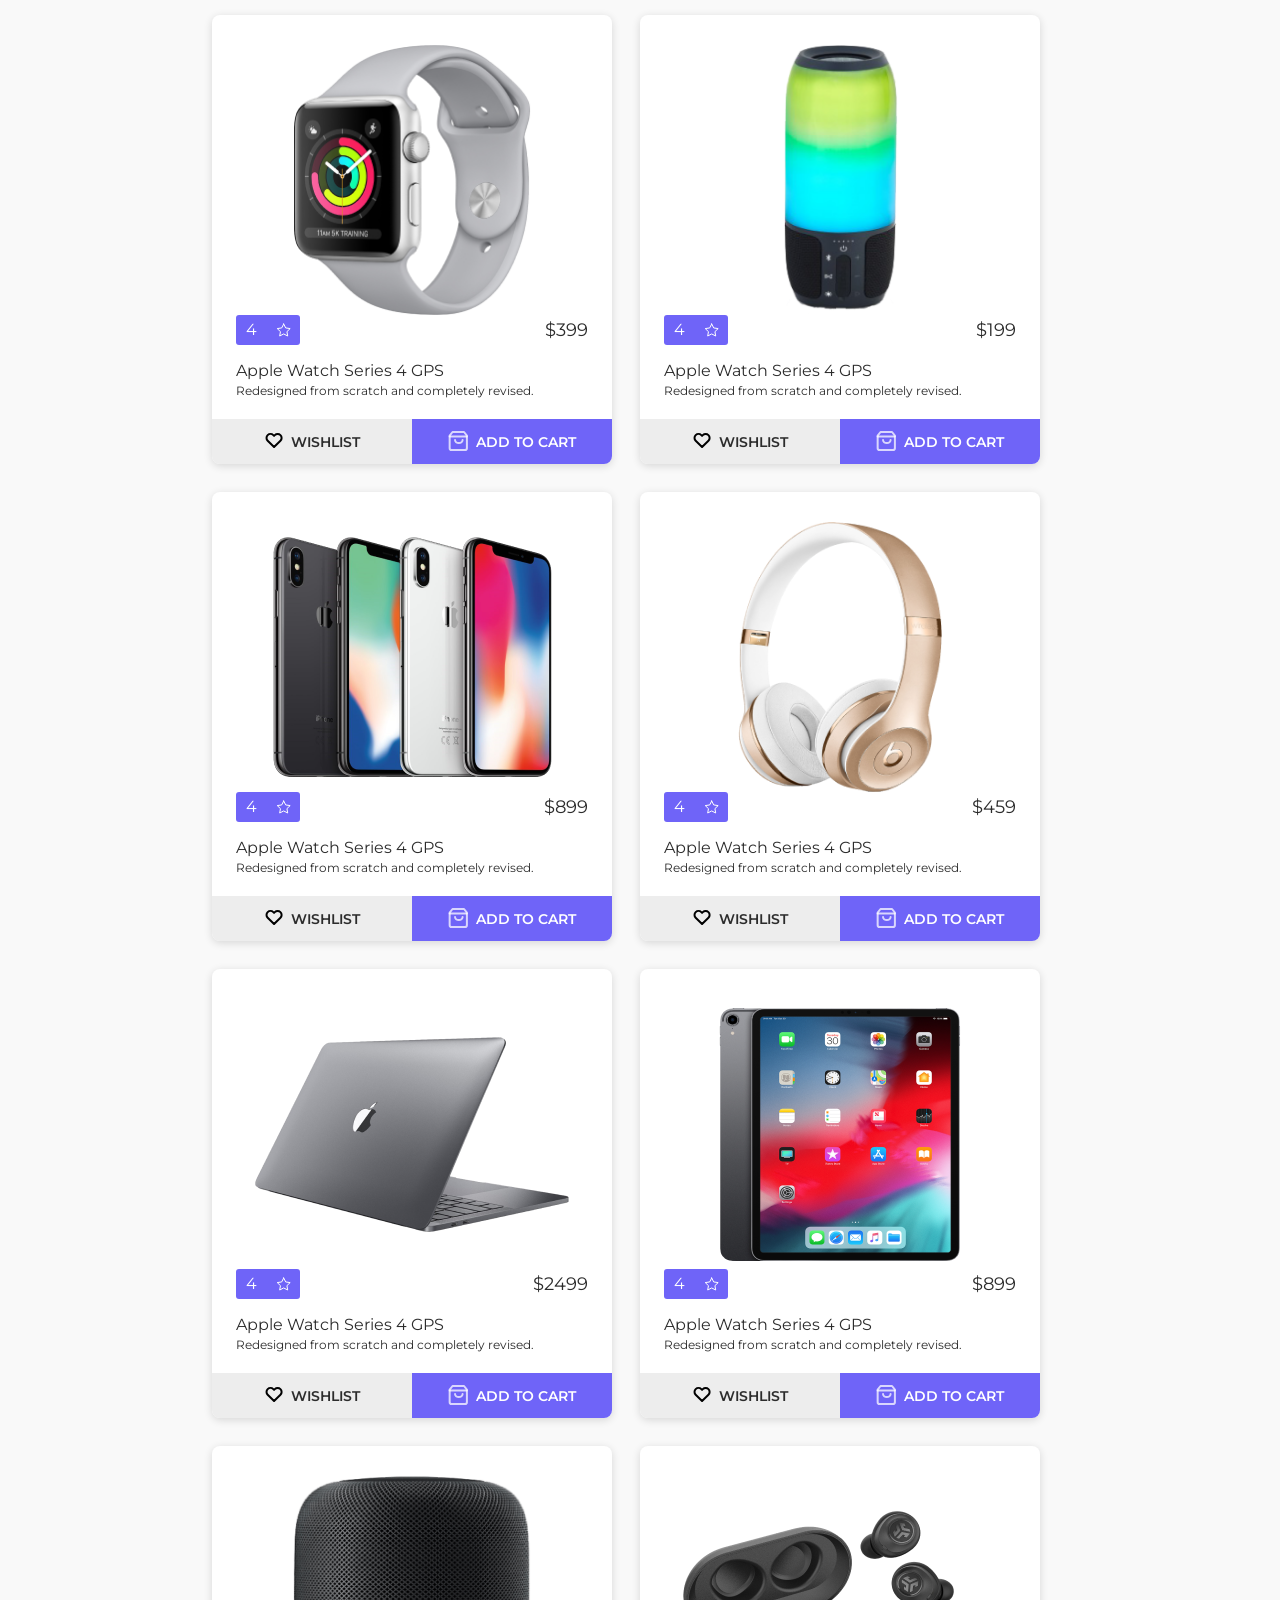
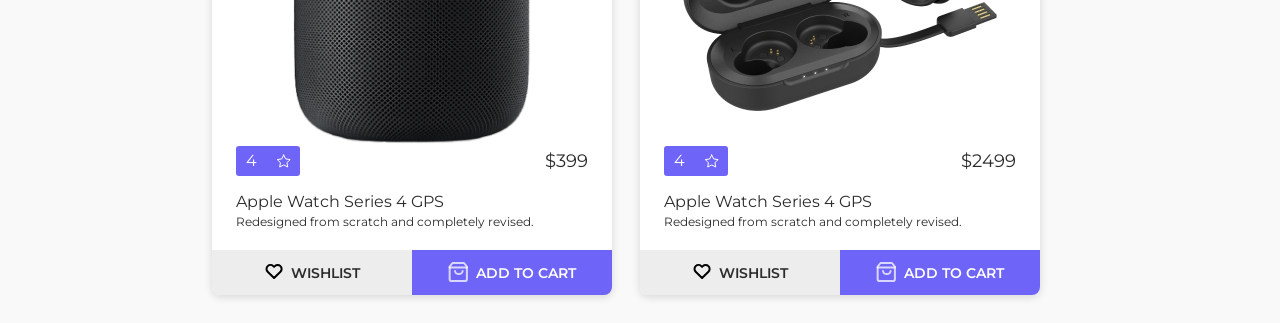
<file: src/module-1/cards-list-v1/cards-list.html>
<!DOCTYPE html>
<html lang="en">

<head>
    <meta charset="UTF-8">
    <meta http-equiv="X-UA-Compatible" content="IE=edge">
    <meta name="viewport" content="width=device-width, initial-scale=1.0">
    <link href="https://fonts.googleapis.com/css2?family=Montserrat:wght@300;400;600&display=swap" rel="stylesheet">
    <link rel="stylesheet" href="./cards-list-style.css">
    <title>CARDs-LIST</title>
</head>

<body>

    <div class="catalog-grid">
        <div class="catalog-grid__item">
            <div class="catalog-grid__photo">
                <img class="goods" src="../img/card-item-1.png" alt="Apple">
            </div>
            <div class="catalog-grid__content">
                <div class="catalog-grid__content-overall">
                    <div class="catalog-grid__content-rating">
                        <span class="rate">4</span>
                        <img class="rate-star" src="../img/card-star.svg" alt="">
                    </div>
                    <div class="catalog-grid__content-price">
                        <span class="value">$</span><span class="price">399</span>
                    </div>
                </div>
                <div class="catalog-grid__content-info">
                    <p class="info-title">Apple Watch Series 4 GPS</p>
                    <p class="info-subtitle">Redesigned from scratch and completely revised.</p>
                </div>
                <div class="catalog-grid__content-control">
                    <div class="wishlist">
                        <div class="wishlist__item">
                            <a href="#">
                                <img src="../img/card-heart.svg" alt="">
                            </a>

                            <a class="wishlist-item" href="#">WISHLIST</a>
                        </div>
                    </div>
                    <div class="add-cart">
                        <div class="add-cart__item">
                            <a href="#">
                                <img src="../img/card-shop.svg" alt="">

                            </a>
                            <a class="add-cart-item" href="#">ADD TO CART</a>
                        </div>
                    </div>
                </div>
            </div>
        </div>
        <div class="catalog-grid__item">
            <div class="catalog-grid__photo">
                <img class="goods" src="../img/card-item-2.png" alt="Apple">
            </div>
            <div class="catalog-grid__content">
                <div class="catalog-grid__content-overall">
                    <div class="catalog-grid__content-rating">
                        <span class="rate">4</span>
                        <img class="rate-star" src="../img/card-star.svg" alt="">
                    </div>
                    <div class="catalog-grid__content-price">
                        <span class="value">$</span><span class="price">199</span>
                    </div>
                </div>
                <div class="catalog-grid__content-info">
                    <p class="info-title">Apple Watch Series 4 GPS</p>
                    <p class="info-subtitle">Redesigned from scratch and completely revised.</p>
                </div>
                <div class="catalog-grid__content-control">
                    <div class="wishlist">
                        <div class="wishlist__item">
                            <a href="#">
                                <img src="../img/card-heart.svg" alt="">
                            </a>

                            <a class="wishlist-item" href="#">WISHLIST</a>
                        </div>
                    </div>
                    <div class="add-cart">
                        <div class="add-cart__item">
                            <a href="#">
                                <img src="../img/card-shop.svg" alt="">

                            </a>
                            <a class="add-cart-item" href="#">ADD TO CART</a>
                        </div>
                    </div>
                </div>
            </div>
        </div>
        <div class="catalog-grid__item">
            <div class="catalog-grid__photo">
                <img class="goods" src="../img/card-item-3.png" alt="Apple">
            </div>
            <div class="catalog-grid__content">
                <div class="catalog-grid__content-overall">
                    <div class="catalog-grid__content-rating">
                        <span class="rate">4</span>
                        <img class="rate-star" src="../img/card-star.svg" alt="">
                    </div>
                    <div class="catalog-grid__content-price">
                        <span class="value">$</span><span class="price">899</span>
                    </div>
                </div>
                <div class="catalog-grid__content-info">
                    <p class="info-title">Apple Watch Series 4 GPS</p>
                    <p class="info-subtitle">Redesigned from scratch and completely revised.</p>
                </div>
                <div class="catalog-grid__content-control">
                    <div class="wishlist">
                        <div class="wishlist__item">
                            <a href="#">
                                <img src="../img/card-heart.svg" alt="">
                            </a>

                            <a class="wishlist-item" href="#">WISHLIST</a>
                        </div>
                    </div>
                    <div class="add-cart">
                        <div class="add-cart__item">
                            <a href="#">
                                <img src="../img/card-shop.svg" alt="">

                            </a>
                            <a class="add-cart-item" href="#">ADD TO CART</a>
                        </div>
                    </div>
                </div>
            </div>
        </div>
        <div class="catalog-grid__item">
            <div class="catalog-grid__photo">
                <img class="goods" src="../img/card-item-4.png" alt="Apple">
            </div>
            <div class="catalog-grid__content">
                <div class="catalog-grid__content-overall">
                    <div class="catalog-grid__content-rating">
                        <span class="rate">4</span>
                        <img class="rate-star" src="../img/card-star.svg" alt="">
                    </div>
                    <div class="catalog-grid__content-price">
                        <span class="value">$</span><span class="price">459</span>
                    </div>
                </div>
                <div class="catalog-grid__content-info">
                    <p class="info-title">Apple Watch Series 4 GPS</p>
                    <p class="info-subtitle">Redesigned from scratch and completely revised.</p>
                </div>
                <div class="catalog-grid__content-control">
                    <div class="wishlist">
                        <div class="wishlist__item">
                            <a href="#">
                                <img src="../img/card-heart.svg" alt="">
                            </a>

                            <a class="wishlist-item" href="#">WISHLIST</a>
                        </div>
                    </div>
                    <div class="add-cart">
                        <div class="add-cart__item">
                            <a href="#">
                                <img src="../img/card-shop.svg" alt="">

                            </a>
                            <a class="add-cart-item" href="#">ADD TO CART</a>
                        </div>
                    </div>
                </div>
            </div>
        </div>
        <div class="catalog-grid__item">
            <div class="catalog-grid__photo">
                <img class="goods" src="../img/card-item-5.png" alt="Apple">
            </div>
            <div class="catalog-grid__content">
                <div class="catalog-grid__content-overall">
                    <div class="catalog-grid__content-rating">
                        <span class="rate">4</span>
                        <img class="rate-star" src="../img/card-star.svg" alt="">
                    </div>
                    <div class="catalog-grid__content-price">
                        <span class="value">$</span><span class="price">2499</span>
                    </div>
                </div>
                <div class="catalog-grid__content-info">
                    <p class="info-title">Apple Watch Series 4 GPS</p>
                    <p class="info-subtitle">Redesigned from scratch and completely revised.</p>
                </div>
                <div class="catalog-grid__content-control">
                    <div class="wishlist">
                        <div class="wishlist__item">
                            <a href="#">
                                <img src="../img/card-heart.svg" alt="">
                            </a>
                            <a class="wishlist-item" href="#">WISHLIST</a>
                        </div>
                    </div>
                    <div class="add-cart">
                        <div class="add-cart__item">
                            <a href="#">
                                <img src="../img/card-shop.svg" alt="">

                            </a>
                            <a class="add-cart-item" href="#">ADD TO CART</a>
                        </div>
                    </div>
                </div>
            </div>
        </div>
        <div class="catalog-grid__item">
            <div class="catalog-grid__photo">
                <img class="goods" src="../img/card-item-6.png" alt="Apple">
            </div>
            <div class="catalog-grid__content">
                <div class="catalog-grid__content-overall">
                    <div class="catalog-grid__content-rating">
                        <span class="rate">4</span>
                        <img class="rate-star" src="../img/card-star.svg" alt="">
                    </div>
                    <div class="catalog-grid__content-price">
                        <span class="value">$</span><span class="price">899</span>
                    </div>
                </div>
                <div class="catalog-grid__content-info">
                    <p class="info-title">Apple Watch Series 4 GPS</p>
                    <p class="info-subtitle">Redesigned from scratch and completely revised.</p>
                </div>
                <div class="catalog-grid__content-control">
                    <div class="wishlist">
                        <div class="wishlist__item">
                            <a href="#">
                                <img src="../img/card-heart.svg" alt="">
                            </a>

                            <a class="wishlist-item" href="#">WISHLIST</a>
                        </div>
                    </div>
                    <div class="add-cart">
                        <div class="add-cart__item">
                            <a href="#">
                                <img src="../img/card-shop.svg" alt="">

                            </a>
                            <a class="add-cart-item" href="#">ADD TO CART</a>
                        </div>
                    </div>
                </div>
            </div>
        </div>
        <div class="catalog-grid__item">
            <div class="catalog-grid__photo">
                <img class="goods" src="../img/card-item-7.png" alt="Apple">
            </div>
            <div class="catalog-grid__content">
                <div class="catalog-grid__content-overall">
                    <div class="catalog-grid__content-rating">
                        <span class="rate">4</span>
                        <img class="rate-star" src="../img/card-star.svg" alt="">
                    </div>
                    <div class="catalog-grid__content-price">
                        <span class="value">$</span><span class="price">399</span>
                    </div>
                </div>
                <div class="catalog-grid__content-info">
                    <p class="info-title">Apple Watch Series 4 GPS</p>
                    <p class="info-subtitle">Redesigned from scratch and completely revised.</p>
                </div>
                <div class="catalog-grid__content-control">
                    <div class="wishlist">
                        <div class="wishlist__item">
                            <a href="#">
                                <img src="../img/card-heart.svg" alt="">
                            </a>

                            <a class="wishlist-item" href="#">WISHLIST</a>
                        </div>
                    </div>
                    <div class="add-cart">
                        <div class="add-cart__item">
                            <a href="#">
                                <img src="../img/card-shop.svg" alt="">

                            </a>
                            <a class="add-cart-item" href="#">ADD TO CART</a>
                        </div>
                    </div>
                </div>
            </div>
        </div>
        <div class="catalog-grid__item">
            <div class="catalog-grid__photo">
                <img class="goods" src="../img/card-item-8.png" alt="Apple">
            </div>
            <div class="catalog-grid__content">
                <div class="catalog-grid__content-overall">
                    <div class="catalog-grid__content-rating">
                        <span class="rate">4</span>
                        <img class="rate-star" src="../img/card-star.svg" alt="">
                    </div>
                    <div class="catalog-grid__content-price">
                        <span class="value">$</span><span class="price">2499</span>
                    </div>
                </div>
                <div class="catalog-grid__content-info">
                    <p class="info-title">Apple Watch Series 4 GPS</p>
                    <p class="info-subtitle">Redesigned from scratch and completely revised.</p>
                </div>
                <div class="catalog-grid__content-control">
                    <div class="wishlist">
                        <div class="wishlist__item">
                            <a href="#">
                                <img src="../img/card-heart.svg" alt="">
                            </a>

                            <a class="wishlist-item" href="#">WISHLIST</a>
                        </div>
                    </div>
                    <div class="add-cart">
                        <div class="add-cart__item">
                            <a href="#">
                                <img src="../img/card-shop.svg" alt="">

                            </a>
                            <a class="add-cart-item" href="#">ADD TO CART</a>
                        </div>
                    </div>
                </div>
            </div>
        </div>
    </div>

</body>

</html>
</file>
<file: src/module-1/card.css>
/*-------------------------------- CSS RESET ---------------------*/

html,
body,
div,
span,
applet,
object,
iframe,
h1,
h2,
h3,
h4,
h5,
h6,
p,
blockquote,
pre,
a,
abbr,
acronym,
address,
big,
cite,
code,
del,
dfn,
em,
img,
ins,
kbd,
q,
s,
samp,
small,
strike,
strong,
sub,
sup,
tt,
var,
b,
u,
i,
center,
dl,
dt,
dd,
ol,
ul,
li,
fieldset,
form,
label,
legend,
table,
caption,
tbody,
tfoot,
thead,
tr,
th,
td,
article,
aside,
canvas,
details,
embed,
figure,
figcaption,
footer,
header,
hgroup,
menu,
nav,
output,
ruby,
section,
summary,
time,
mark,
audio,
video {
  margin: 0;
  padding: 0;
  border: 0;
  font-size: 100%;
  font: inherit;
  vertical-align: baseline;
}
article,
aside,
details,
figcaption,
figure,
footer,
header,
hgroup,
menu,
nav,
section {
  display: block;
}
html {
  height: 100%;
}
body {
  line-height: 1;
}
ol,
ul {
  list-style: none;
}
blockquote,
q {
  quotes: none;
}
blockquote:before,
blockquote:after,
q:before,
q:after {
  content: "";
  content: none;
}
table {
  border-collapse: collapse;
  border-spacing: 0;
}
a {
  text-decoration: none;
}
/*-------------------------------- CSS RESET ---------------------*/

/*-------------------------------- HEADER STYLE ---------------------*/
body {
  font-family: "Montserrat", sans-serif;
  background: #f9f9f9;
  box-shadow: 0px 2px 8px rgba(0, 0, 0, 0.0778245);
}
.header {
  display: flex;
  justify-content: start;
  align-items: center;
  padding: 27px 15px 36px 15px;
}
.header-text {
  padding-left: 22px;
  font-weight: 600;
  font-size: 48px;
  line-height: 56%;
  color: #7e72f2;
}

/*-------------------------------- HEADER STYLE ---------------------*/

/*-------------------------------- breadcrumbs STYLE ---------------------*/
ul.breadcrumb-road {
  padding: 10px 16px;
  list-style: none;
  display: flex;
  align-items: center;
}
ul.breadcrumb-road li {
  display: inline;
  font-size: 14px;
  line-height: 121%;
  color: #2c2c2c;
}
ul.breadcrumb-road li + li:before {
  padding: 0 12px 0 12px;
  content: url(./img/breadcrumbs-item-2.png);
}
ul.breadcrumb-road li a {
  color: #7e72f2;
  text-decoration: none;
}
ul.breadcrumb-road li a:hover {
  color: #414cee;
  text-decoration: none;
}
/*-------------------------------- breadcrumbs STYLE ---------------------*/

.menu {
  display: flex;
  justify-content: space-between;
  padding: 10px 28px 10px 16px;
}

/*-------------------------------- MAIN STYLE ---------------------*/

.layout_with_sidebar {
  display: flex;
}
/*-------------------------------- SIDEBAR STYLE ---------------------*/
.sidebar {
  margin: 15px 30px 0px 15px;
}
.sidebar-close {
  display: flex;
  justify-content: space-between;
  align-items: center;
  padding-bottom: 13px;
}
.sidebar-close__btn {
  width: 46px;
  height: 40px;
  border: 1px solid #fff;
  background: #ffffff;
  box-shadow: 0px 2px 8px rgb(0 0 0 / 14%);
  border-radius: 8px;
  position: relative;
  transform: rotate(-179.89deg);
  cursor: pointer;
}
.sidebar-close__btn img {
  position: absolute;
  top: 50%;
  left: 50%;
  transform: translate(-50%, -50%);
}
.botom-line {
  border: 1px solid #d6d6d6;
  margin: 30px 0;
}
.filter {
  position: sticky;
  top: 0;
}
.filter-value {
  display: flex;
  justify-content: space-between;
  align-items: center;
}
.filter-value__item label,
.filter-value__radio label {
  margin-left: 12px;
}
.filter-container {
  padding: 20px 140px 20px 43px;
  color: #2c2c2c;
  background: #ffffff;
  box-shadow: 0px 2px 8px rgb(0 0 0 / 14%);
  border-radius: 8px;
}
.filter-container input {
  background: #6f64f8;
  margin: 0;
  border: 0;
  width: 17px;
  height: 16px;
}
.filter-item__title {
  margin-bottom: 25px;
}
.filter-item__title-name {
  font-weight: 600;
  font-size: 18px;
  line-height: 122%;
}
.filter-item__categories {
  font-weight: 300;
  line-height: 200%;
}
.filter-clearbtn {
  display: flex;
  justify-content: center;
  align-items: center;
  background-color: #6f64f8;
  width: 560px;
  height: 56px;
  box-shadow: 0px 2px 8px rgba(0, 0, 0, 0.135216);
  border-radius: 8px;
  cursor: pointer;
  margin-top: 30px;
}
.btn-name {
  color: #fff;
  margin: 17px 180px;
  text-transform: uppercase;
}
/*-------------------------------- SIDEBAR STYLE ---------------------*/

/*--------------------------CATALOG GRID and SEARCH STYLE---------------------------*/
.content {
  margin-top: 15px;
}
.content-result {
  display: flex;
  justify-content: space-between;
  align-items: center;
  padding-bottom: 15px;
}
.search-line form {
  display: flex;
  justify-content: center;
  align-items: center;
  position: relative;
}
.search-line form input {
  width: 100%;
  background: #ffffff;
  border-radius: 8px;
  font-weight: 300;
  font-size: 22px;
  font-family: "Montserrat", sans-serif;
  padding: 17px 0 17px 32px;
  border: none;
  outline: none;
  box-shadow: 0px 2px 8px rgba(0, 0, 0, 0.135216);
}
.search-line form img {
  position: absolute;
  right: 24px;
  cursor: pointer;
}
.search-line form input::placeholder {
  line-height: 118%;
  color: #999999;
}
.content-result,
.search-line {
  margin: 0 35px 0 7px;
}
.sidebar-close__title,
.content-result__item {
  font-size: 18px;
  line-height: 117%;
  color: #2c2c2c;
}
.content-result-btn {
  width: 46px;
  height: 40px;
  background: #6f64f8;
  box-shadow: 0px 2px 8px rgb(0 0 0 / 14%);
  border-radius: 8px;
  position: relative;
  cursor: pointer;
}
.content-result-btn img {
  position: absolute;
  top: 50%;
  left: 50%;
  transform: translate(-50%, -50%);
}
.catalog-grid {
  display: flex;
  flex-direction: row;
  justify-content: center;
  align-items: center;
  flex-wrap: wrap;
  padding-top: 15px;
}
.catalog-grid__item {
  background: #ffffff;
  box-shadow: 0px 2px 8px rgb(0 0 0 / 14%);
  border-radius: 8px;
  margin: 0 28px 28px 0;
  width: 400px;
}
.catalog-grid__photo {
  height: 270px;
  display: flex;
  justify-content: center;
  align-items: center;
  padding-top: 30px;
}
.goods {
  max-height: 100%;
}
.catalog-grid__content-overall {
  display: flex;
  justify-content: space-between;
  align-items: center;
  margin-bottom: 16px;
  padding: 0 24px;
}
.catalog-grid__content-info {
  margin-bottom: 22px;
  padding: 0 24px;
}
.catalog-grid__content-info p {
  color: #2c2c2c;
}
.info-title {
  margin-bottom: 5px;
  font-weight: 400;
  line-height: 119%;
}
.info-subtitle {
  font-size: 12px;
}
.catalog-grid__content-rating {
  background: #6f64f8;
  border-radius: 3px;
  width: 64px;
  height: 30px;
  display: flex;
  justify-content: space-around;
  align-items: center;
}
.catalog-grid__content-rating .rate {
  color: #fff;
}
.catalog-grid__content-price {
  color: #2c2c2c;
  font-size: 18px;
}
.catalog-grid__content-control {
  display: flex;
  justify-content: space-between;
  align-items: center;
  font-weight: 600;
  font-size: 14px;
  text-align: center;
  height: 45px;
}
.wishlist {
  background-color: #ededed;
  border-radius: 0px 0px 0px 8px;
  width: 100%;
}
.wishlist,
.add-cart {
  display: flex;
  justify-content: center;
  align-items: center;
  height: 100%;
}
.wishlist__item,
.add-cart__item {
  display: flex;
  align-items: center;
  justify-content: center;
}
.wishlist a {
  color: #2c2c2c;
}
.add-cart {
  background: #6f64f8;
  border-radius: 0px 0px 8px 0px;
  width: 100%;
}
.add-cart a {
  color: #fff;
}
.add-cart__item img,
.wishlist__item img {
  margin-right: 8px;
}
/*--------------------------CATALOG GRID and SEARCH STYLE---------------------------*/

/*-------------------------PAGINATION STYLE---------------------------*/
.pagination {
  display: flex;
  justify-content: center;
  align-items: center;
  padding-bottom: 26px;
}
.pagination-btn {
  background: #ededed;
  border-radius: 20px;
  width: 357px;
  height: 40px;
  align-items: center;
  display: flex;
  justify-content: space-evenly;
  margin: 0 17px;
}
.pagination-btn a.active {
  background: #6f64f8;
  border-radius: 50%;
  width: 40px;
  height: 40px;
  display: flex;
  justify-content: center;
  align-items: center;
  color: #fff;
}
.pagination-arrow {
  background: #ededed;
  width: 40px;
  height: 40px;
  border-radius: 50%;
  display: flex;
  justify-content: center;
  align-items: center;
}
/*-------------------------PAGINATION STYLE---------------------------*/

/*-------------------------------- MAIN STYLE ---------------------*/
</file>
<file: src/module-1/breakpoint.css>
@media screen and (max-width: 1200px){
    /* 1200 і менше */
}
@media screen and (max-width: 720px){
    /* 720 і менше */
}
@media screen and (max-width: 515px){
    /* 515 і менше */
}
@media screen and (max-width: 320px){
    /* 320 і менше */
}
</file>
<file: src/module-3/online-store/style.css>
html,body,div,span,applet,object,iframe,h1,h2,h3,h4,h5,h6,p,blockquote,pre,a,abbr,acronym,address,big,cite,code,del,dfn,em,img,ins,kbd,q,s,samp,small,strike,strong,sub,sup,tt,var,b,u,i,center,dl,dt,dd,ol,ul,li,fieldset,form,label,legend,table,caption,tbody,tfoot,thead,tr,th,td,article,aside,canvas,details,embed,figure,figcaption,footer,header,hgroup,menu,nav,output,ruby,section,summary,time,mark,audio,video{margin:0;padding:0;border:0;font-size:100%;font:inherit;vertical-align:baseline}article,aside,details,figcaption,figure,footer,header,hgroup,menu,nav,section{display:block}html{height:100%}body{line-height:1}ol,ul{list-style:none}blockquote,q{quotes:none}blockquote:before,blockquote:after,q:before,q:after{content:"";content:none}table{border-collapse:collapse;border-spacing:0}a{text-decoration:none}body{font-family:"Montserrat",sans-serif;background:#f9f9f9;-webkit-box-shadow:0px 2px 8px rgba(0,0,0,.0778245);box-shadow:0px 2px 8px rgba(0,0,0,.0778245)}.header{display:-webkit-box;display:-ms-flexbox;display:flex;-webkit-box-pack:start;-ms-flex-pack:start;justify-content:start;-webkit-box-align:center;-ms-flex-align:center;align-items:center;padding:27px 15px 36px 15px}.header-text{padding-left:22px;font-weight:600;font-size:48px;line-height:56%;color:#7e72f2}ul.breadcrumbs-road{padding:10px 16px;list-style:none;display:-webkit-box;display:-ms-flexbox;display:flex;-webkit-box-align:center;-ms-flex-align:center;align-items:center}ul.breadcrumbs-road li{display:inline;font-size:14px;line-height:121%;color:#2c2c2c}ul.breadcrumbs-road li+li:before{padding:0 12px 0 12px;content:url(../../module-1/img/breadcrumbs-item-2.png)}ul.breadcrumbs-road li a{color:#7e72f2;text-decoration:none}ul.breadcrumbs-road li a:hover{color:#414cee;text-decoration:none}.menu{display:-webkit-box;display:-ms-flexbox;display:flex;-webkit-box-pack:justify;-ms-flex-pack:justify;justify-content:space-between;padding:10px 28px 10px 16px}.layout_with_sidebar{display:-webkit-box;display:-ms-flexbox;display:flex}.sidebar{margin:15px 30px 0px 15px}.sidebar-close{display:-webkit-box;display:-ms-flexbox;display:flex;-webkit-box-pack:justify;-ms-flex-pack:justify;justify-content:space-between;-webkit-box-align:center;-ms-flex-align:center;align-items:center;padding-bottom:13px}.sidebar-close__btn{width:46px;height:40px;border:1px solid #fff;background:#fff;-webkit-box-shadow:0px 2px 8px rgba(0,0,0,.14);box-shadow:0px 2px 8px rgba(0,0,0,.14);border-radius:8px;position:relative;-webkit-transform:rotate(-179.89deg);transform:rotate(-179.89deg);cursor:pointer}.sidebar-close__btn img{position:absolute;top:50%;left:50%;-webkit-transform:translate(-50%, -50%);transform:translate(-50%, -50%)}.botom-line{border:1px solid #d6d6d6;margin:30px 0}.filter{position:sticky;top:0}.filter-value{display:-webkit-box;display:-ms-flexbox;display:flex;-webkit-box-pack:justify;-ms-flex-pack:justify;justify-content:space-between;-webkit-box-align:center;-ms-flex-align:center;align-items:center}.filter-value__item label,.filter-value__radio label{margin-left:12px}.filter-container{padding:20px 140px 20px 43px;color:#2c2c2c;background:#fff;-webkit-box-shadow:0px 2px 8px rgba(0,0,0,.14);box-shadow:0px 2px 8px rgba(0,0,0,.14);border-radius:8px}.filter-container input{background:#6f64f8;margin:0;border:0;width:17px;height:16px}.filter-item__title{margin-bottom:25px}.filter-item__title-name{font-weight:600;font-size:18px;line-height:122%}.filter-item__categories{font-weight:300;line-height:200%}.filter-clearbtn{display:-webkit-box;display:-ms-flexbox;display:flex;-webkit-box-pack:center;-ms-flex-pack:center;justify-content:center;-webkit-box-align:center;-ms-flex-align:center;align-items:center;background-color:#6f64f8;width:560px;height:56px;-webkit-box-shadow:0px 2px 8px rgba(0,0,0,.135216);box-shadow:0px 2px 8px rgba(0,0,0,.135216);border-radius:8px;cursor:pointer;margin-top:30px}.btn-name{color:#fff;margin:17px 180px;text-transform:uppercase}.content{margin-top:15px}.content-result{display:-webkit-box;display:-ms-flexbox;display:flex;-webkit-box-pack:justify;-ms-flex-pack:justify;justify-content:space-between;-webkit-box-align:center;-ms-flex-align:center;align-items:center;padding-bottom:15px}.content-result-btn{width:46px;height:40px;background:#6f64f8;-webkit-box-shadow:0px 2px 8px rgba(0,0,0,.14);box-shadow:0px 2px 8px rgba(0,0,0,.14);border-radius:8px;position:relative;cursor:pointer}.content-result-btn img{position:absolute;top:50%;left:50%;-webkit-transform:translate(-50%, -50%);transform:translate(-50%, -50%)}.search-line form{display:-webkit-box;display:-ms-flexbox;display:flex;-webkit-box-pack:center;-ms-flex-pack:center;justify-content:center;-webkit-box-align:center;-ms-flex-align:center;align-items:center;position:relative}.search-line form input{width:100%;background:#fff;border-radius:8px;font-weight:300;font-size:22px;font-family:"Montserrat",sans-serif;padding:17px 0 17px 32px;border:none;outline:none;-webkit-box-shadow:0px 2px 8px rgba(0,0,0,.135216);box-shadow:0px 2px 8px rgba(0,0,0,.135216)}.search-line form img{position:absolute;right:24px;cursor:pointer}.search-line form input::-webkit-input-placeholder{line-height:118%;color:#999}.search-line form input::-moz-placeholder{line-height:118%;color:#999}.search-line form input:-ms-input-placeholder{line-height:118%;color:#999}.search-line form input::-ms-input-placeholder{line-height:118%;color:#999}.search-line form input::placeholder{line-height:118%;color:#999}.content-result,.search-line{margin:0 35px 0 7px}.sidebar-close__title,.content-result__item{font-size:18px;line-height:117%;color:#2c2c2c}.sidebar-close__title,.content-result__item{font-size:18px;line-height:117%;color:#2c2c2c}.catalog-grid{display:-webkit-box;display:-ms-flexbox;display:flex;-webkit-box-orient:horizontal;-webkit-box-direction:normal;-ms-flex-direction:row;flex-direction:row;-webkit-box-pack:center;-ms-flex-pack:center;justify-content:center;-webkit-box-align:center;-ms-flex-align:center;align-items:center;-ms-flex-wrap:wrap;flex-wrap:wrap;padding-top:15px}.catalog-grid__item{background:#fff;-webkit-box-shadow:0px 2px 8px rgba(0,0,0,.14);box-shadow:0px 2px 8px rgba(0,0,0,.14);border-radius:8px;margin:0 28px 28px 0;width:400px}.catalog-grid__photo{height:270px;display:-webkit-box;display:-ms-flexbox;display:flex;-webkit-box-pack:center;-ms-flex-pack:center;justify-content:center;-webkit-box-align:center;-ms-flex-align:center;align-items:center;padding-top:30px}.catalog-grid__content-overall{display:-webkit-box;display:-ms-flexbox;display:flex;-webkit-box-pack:justify;-ms-flex-pack:justify;justify-content:space-between;-webkit-box-align:center;-ms-flex-align:center;align-items:center;margin-bottom:16px;padding:0 24px}.catalog-grid__content-info{margin-bottom:22px;padding:0 24px}.catalog-grid__content-info p{color:#2c2c2c}.catalog-grid__content-rating{background:#6f64f8;border-radius:3px;width:64px;height:30px;display:-webkit-box;display:-ms-flexbox;display:flex;-ms-flex-pack:distribute;justify-content:space-around;-webkit-box-align:center;-ms-flex-align:center;align-items:center}.catalog-grid__content-rating .rate{color:#fff}.catalog-grid__content-price{color:#2c2c2c;font-size:18px}.catalog-grid__content-control{display:-webkit-box;display:-ms-flexbox;display:flex;-webkit-box-pack:justify;-ms-flex-pack:justify;justify-content:space-between;-webkit-box-align:center;-ms-flex-align:center;align-items:center;font-weight:600;font-size:14px;text-align:center;height:45px}.goods{max-height:100%}.info-title{margin-bottom:5px;font-weight:400;line-height:119%}.info-subtitle{font-size:12px}.wishlist{background-color:#ededed;border-radius:0px 0px 0px 8px;width:100%}.wishlist a{color:#2c2c2c}.wishlist,.add-cart{display:-webkit-box;display:-ms-flexbox;display:flex;-webkit-box-pack:center;-ms-flex-pack:center;justify-content:center;-webkit-box-align:center;-ms-flex-align:center;align-items:center;height:100%}.wishlist__item,.add-cart__item{display:-webkit-box;display:-ms-flexbox;display:flex;-webkit-box-align:center;-ms-flex-align:center;align-items:center;-webkit-box-pack:center;-ms-flex-pack:center;justify-content:center}.add-cart{background:#6f64f8;border-radius:0px 0px 8px 0px;width:100%}.add-cart a{color:#fff}.add-cart__item img,.wishlist__item img{margin-right:8px}.pagination{display:-webkit-box;display:-ms-flexbox;display:flex;-webkit-box-pack:center;-ms-flex-pack:center;justify-content:center;-webkit-box-align:center;-ms-flex-align:center;align-items:center;padding-bottom:26px;padding-top:20px}.pagination-btn{background:#ededed;border-radius:20px;width:357px;height:40px;-webkit-box-align:center;-ms-flex-align:center;align-items:center;display:-webkit-box;display:-ms-flexbox;display:flex;-webkit-box-pack:space-evenly;-ms-flex-pack:space-evenly;justify-content:space-evenly;margin:0 17px}.pagination-btn a.active{background:#6f64f8;border-radius:50%;width:40px;height:40px;display:-webkit-box;display:-ms-flexbox;display:flex;-webkit-box-pack:center;-ms-flex-pack:center;justify-content:center;-webkit-box-align:center;-ms-flex-align:center;align-items:center;color:#fff}.pagination-arrow{background:#ededed;width:40px;height:40px;border-radius:50%;display:-webkit-box;display:-ms-flexbox;display:flex;-webkit-box-pack:center;-ms-flex-pack:center;justify-content:center;-webkit-box-align:center;-ms-flex-align:center;align-items:center}@media screen and (max-width: 1540px){.sidebar{margin:15px 15px 18px 15px}.sidebar,.filter-clearbtn{max-width:341px}.filter-container{padding:20px 23px}.btn-name{margin:0 91px}.content-result,.search-line{margin:0 15px 0 0}.sidebar-close__title,.content-result__item{font-size:16px}.search-line form input{font-size:16px;padding:17px 0 17px 17px}.search-line form img{right:17px}.catalog-grid__item{width:480px;margin:0px 14px 18px 0}.catalog-grid__photo{height:240px;padding-top:20px}}@media screen and (max-width: 1358px){.catalog-grid__item{width:390px;margin:0px 14px 18px 0}}@media screen and (max-width: 1199px){.catalog-grid__item{width:100%}}@media screen and (max-width: 760px){.sidebar{display:none;position:absolute;max-width:100%;width:100%;z-index:15}.sidebar-close{margin:0 15px 13px 15px}.sidebar.active{display:block;margin:0;background:#fff}.filter{padding:0 15px}.filter-clearbtn{width:100%;max-width:100%}.catalog-grid__item,.search-line,.content-result{margin:0 14px 18px}}
/*# sourceMappingURL=style.css.map */
</file>
<file: src/module-1/card/card-style.css>
/*-------------------------------- CSS RESET ---------------------*/

html,
body,
div,
span,
applet,
object,
iframe,
h1,
h2,
h3,
h4,
h5,
h6,
p,
blockquote,
pre,
a,
abbr,
acronym,
address,
big,
cite,
code,
del,
dfn,
em,
img,
ins,
kbd,
q,
s,
samp,
small,
strike,
strong,
sub,
sup,
tt,
var,
b,
u,
i,
center,
dl,
dt,
dd,
ol,
ul,
li,
fieldset,
form,
label,
legend,
table,
caption,
tbody,
tfoot,
thead,
tr,
th,
td,
article,
aside,
canvas,
details,
embed,
figure,
figcaption,
footer,
header,
hgroup,
menu,
nav,
output,
ruby,
section,
summary,
time,
mark,
audio,
video {
  margin: 0;
  padding: 0;
  border: 0;
  font-size: 100%;
  font: inherit;
  vertical-align: baseline;
}
article,
aside,
details,
figcaption,
figure,
footer,
header,
hgroup,
menu,
nav,
section {
  display: block;
}
html {
  height: 100%;
}
body {
  line-height: 1;
}
ol,
ul {
  list-style: none;
}
blockquote,
q {
  quotes: none;
}
blockquote:before,
blockquote:after,
q:before,
q:after {
  content: "";
  content: none;
}
table {
  border-collapse: collapse;
  border-spacing: 0;
}
a {
  text-decoration: none;
}
/*-------------------------------- CSS RESET ---------------------*/
body {
    font-family: "Montserrat", sans-serif;
    background: #f9f9f9;
    box-shadow: 0px 2px 8px rgba(0, 0, 0, 0.0778245);
  }

/*--------------------------------*/
.catalog-grid {
    display: flex;
    flex-direction: row;
    justify-content: center;
    align-items: center;
    flex-wrap: wrap;
    padding-top: 15px;
  }
  .catalog-grid__item {
    background: #ffffff;
    box-shadow: 0px 2px 8px rgb(0 0 0 / 14%);
    border-radius: 8px;
    margin: 0 28px 28px 0;
    width: 400px;
  }
  .catalog-grid__photo {
    height: 270px;
    display: flex;
    justify-content: center;
    align-items: center;
    padding-top: 30px;
  }
  .goods {
    max-height: 100%;
  }
  .catalog-grid__content-overall {
    display: flex;
    justify-content: space-between;
    align-items: center;
    margin-bottom: 16px;
    padding: 0 24px;
  }
  .catalog-grid__content-info {
    margin-bottom: 22px;
    padding: 0 24px;
  }
  .catalog-grid__content-info p {
    color: #2c2c2c;
  }
  .info-title {
    margin-bottom: 5px;
    font-weight: 400;
    line-height: 119%;
  }
  .info-subtitle {
    font-size: 12px;
  }
  .catalog-grid__content-rating {
    background: #6f64f8;
    border-radius: 3px;
    width: 64px;
    height: 30px;
    display: flex;
    justify-content: space-around;
    align-items: center;
  }
  .catalog-grid__content-rating .rate {
    color: #fff;
  }
  .catalog-grid__content-price {
    color: #2c2c2c;
    font-size: 18px;
  }
  .catalog-grid__content-control {
    display: flex;
    justify-content: space-between;
    align-items: center;
    font-weight: 600;
    font-size: 14px;
    text-align: center;
    height: 45px;
  }
  .wishlist {
    background-color: #ededed;
    border-radius: 0px 0px 0px 8px;
    width: 100%;
  }
  .wishlist,
  .add-cart {
    display: flex;
    justify-content: center;
    align-items: center;
    height: 100%;
  }
  .wishlist__item,
  .add-cart__item {
    display: flex;
    align-items: center;
    justify-content: center;
  }
  .wishlist a {
    color: #2c2c2c;
  }
  .add-cart {
    background: #6f64f8;
    border-radius: 0px 0px 8px 0px;
    width: 100%;
  }
  .add-cart a {
    color: #fff;
  }
  .add-cart__item img,
  .wishlist__item img {
    margin-right: 8px;
  }
</file>
<file: src/module-1/cards-list-v1/cards-list-style.css>
/*-------------------------------- CSS RESET ---------------------*/

html,
body,
div,
span,
applet,
object,
iframe,
h1,
h2,
h3,
h4,
h5,
h6,
p,
blockquote,
pre,
a,
abbr,
acronym,
address,
big,
cite,
code,
del,
dfn,
em,
img,
ins,
kbd,
q,
s,
samp,
small,
strike,
strong,
sub,
sup,
tt,
var,
b,
u,
i,
center,
dl,
dt,
dd,
ol,
ul,
li,
fieldset,
form,
label,
legend,
table,
caption,
tbody,
tfoot,
thead,
tr,
th,
td,
article,
aside,
canvas,
details,
embed,
figure,
figcaption,
footer,
header,
hgroup,
menu,
nav,
output,
ruby,
section,
summary,
time,
mark,
audio,
video {
  margin: 0;
  padding: 0;
  border: 0;
  font-size: 100%;
  font: inherit;
  vertical-align: baseline;
}
article,
aside,
details,
figcaption,
figure,
footer,
header,
hgroup,
menu,
nav,
section {
  display: block;
}
html {
  height: 100%;
}
body {
  line-height: 1;
}
ol,
ul {
  list-style: none;
}
blockquote,
q {
  quotes: none;
}
blockquote:before,
blockquote:after,
q:before,
q:after {
  content: "";
  content: none;
}
table {
  border-collapse: collapse;
  border-spacing: 0;
}
a {
  text-decoration: none;
}
/*-------------------------------- CSS RESET ---------------------*/
body {
    font-family: "Montserrat", sans-serif;
    background: #f9f9f9;
    box-shadow: 0px 2px 8px rgba(0, 0, 0, 0.0778245);
  }

/*--------------------------------*/
.catalog-grid {
    display: flex;
    flex-direction: row;
    justify-content: center;
    align-items: center;
    flex-wrap: wrap;
    padding-top: 15px;
  }
  .catalog-grid__item {
    background: #ffffff;
    box-shadow: 0px 2px 8px rgb(0 0 0 / 14%);
    border-radius: 8px;
    margin: 0 28px 28px 0;
    width: 400px;
  }
  .catalog-grid__photo {
    height: 270px;
    display: flex;
    justify-content: center;
    align-items: center;
    padding-top: 30px;
  }
  .goods {
    max-height: 100%;
  }
  .catalog-grid__content-overall {
    display: flex;
    justify-content: space-between;
    align-items: center;
    margin-bottom: 16px;
    padding: 0 24px;
  }
  .catalog-grid__content-info {
    margin-bottom: 22px;
    padding: 0 24px;
  }
  .catalog-grid__content-info p {
    color: #2c2c2c;
  }
  .info-title {
    margin-bottom: 5px;
    font-weight: 400;
    line-height: 119%;
  }
  .info-subtitle {
    font-size: 12px;
  }
  .catalog-grid__content-rating {
    background: #6f64f8;
    border-radius: 3px;
    width: 64px;
    height: 30px;
    display: flex;
    justify-content: space-around;
    align-items: center;
  }
  .catalog-grid__content-rating .rate {
    color: #fff;
  }
  .catalog-grid__content-price {
    color: #2c2c2c;
    font-size: 18px;
  }
  .catalog-grid__content-control {
    display: flex;
    justify-content: space-between;
    align-items: center;
    font-weight: 600;
    font-size: 14px;
    text-align: center;
    height: 45px;
  }
  .wishlist {
    background-color: #ededed;
    border-radius: 0px 0px 0px 8px;
    width: 100%;
  }
  .wishlist,
  .add-cart {
    display: flex;
    justify-content: center;
    align-items: center;
    height: 100%;
  }
  .wishlist__item,
  .add-cart__item {
    display: flex;
    align-items: center;
    justify-content: center;
  }
  .wishlist a {
    color: #2c2c2c;
  }
  .add-cart {
    background: #6f64f8;
    border-radius: 0px 0px 8px 0px;
    width: 100%;
  }
  .add-cart a {
    color: #fff;
  }
  .add-cart__item img,
  .wishlist__item img {
    margin-right: 8px;
  }
</file>
